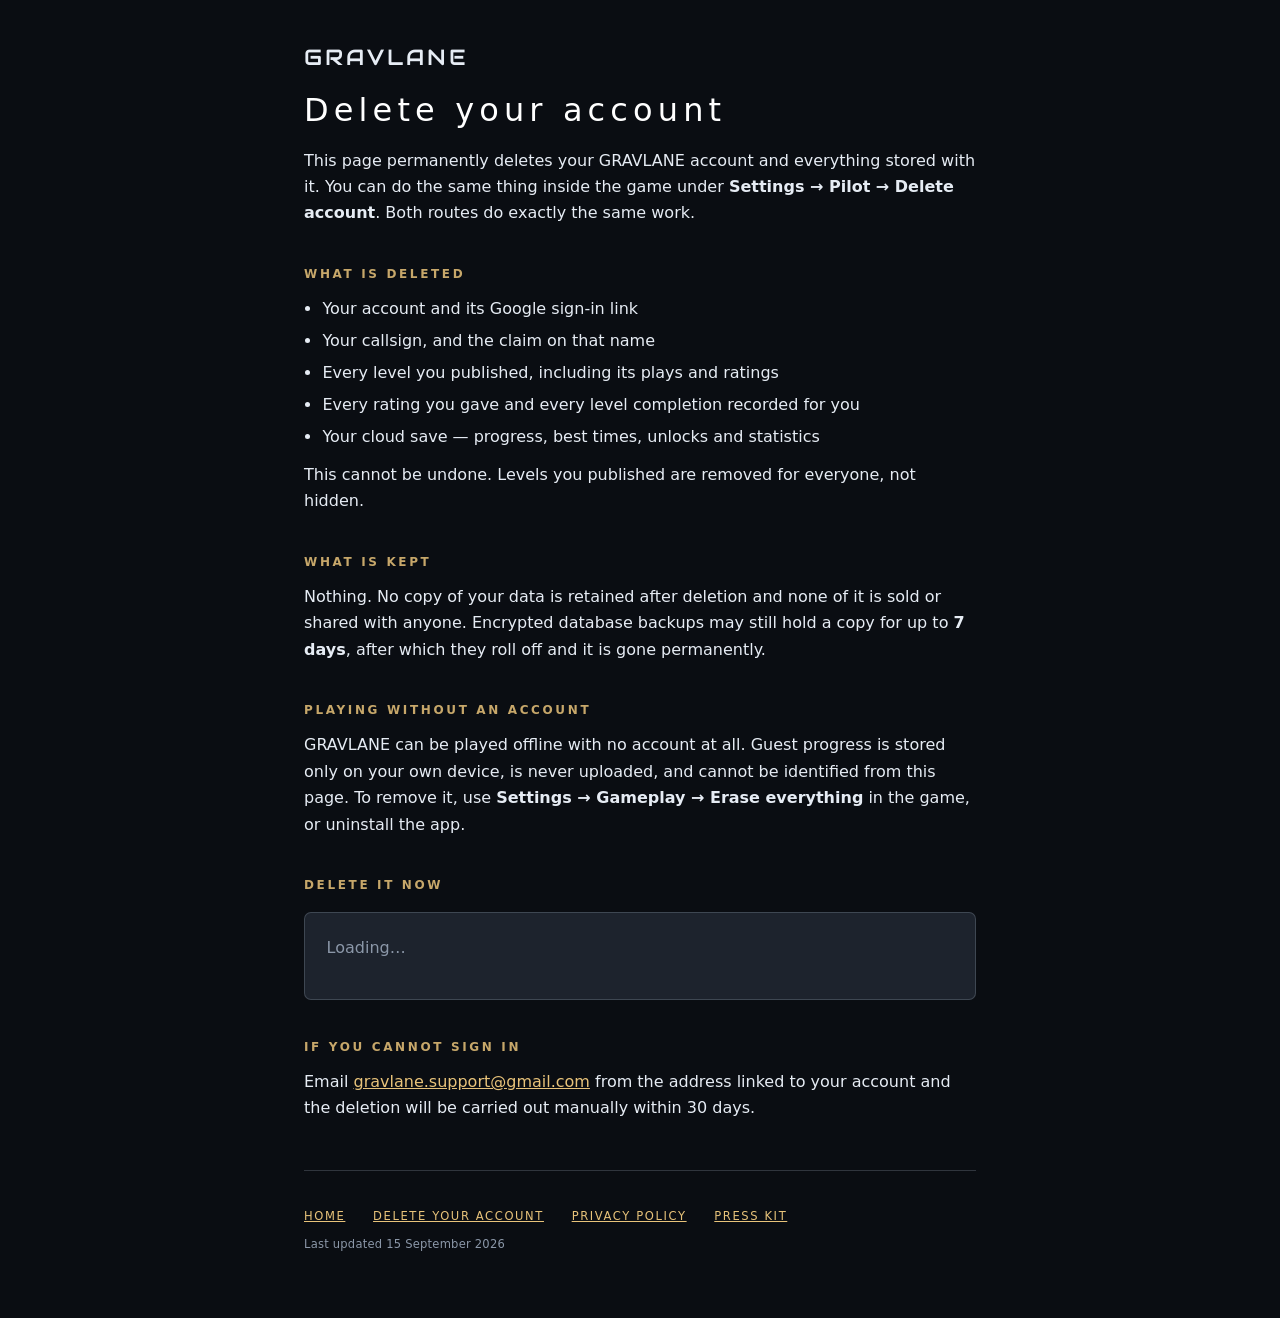
<file: index.html>
<!doctype html>
<html lang="en">
<head>
<meta charset="utf-8">
<meta name="viewport" content="width=device-width, initial-scale=1">
<title>Delete your GRAVLANE account</title>
<meta name="description" content="Request deletion of your GRAVLANE account and all associated data.">
<!--
  ===========================================================================
  GRAVLANE — account deletion.

  Required by Google Play: an app that lets users create an account must offer
  deletion from inside the app AND from a public web page reachable without
  installing it. This is that page. The URL goes in Play Console under
  App content -> Data deletion.

  IT MUST READ AS A POLICY PAGE, NOT A FORM. A reviewer arrives signed out and
  never taps anything, so what is deleted and what is kept is stated in plain
  text above the interactive part. A page that is only a button gets rejected.

  No build step and no framework — this folder is the whole site and copies
  onto any static host as-is. The pages are this one, privacy.html and
  presskit.html, sharing style.css, the title font and ./press/ beside them.
  Every link between them is relative, so the folder works wherever it lands.

  ===========================================================================
-->
<link rel="stylesheet" href="./style.css">
<link rel="icon" href="./favicon.ico" sizes="any">
<link rel="icon" type="image/png" sizes="32x32" href="./icon-32.png">
<link rel="icon" type="image/png" sizes="192x192" href="./icon-192.png">
<link rel="apple-touch-icon" href="./apple-touch-icon.png">
</head>
<body>
<main>

  <!-- The wordmark carries the game's identity in its own typeface, which frees
       the heading to be a plain sentence instead of a stretched brand line. -->
  <div class="wordmark">GRAVLANE</div>
  <h1>Delete your account</h1>

  <p>
    This page permanently deletes your GRAVLANE account and everything stored with it.
    You can do the same thing inside the game under <strong>Settings &rarr; Pilot &rarr; Delete account</strong>.
    Both routes do exactly the same work.
  </p>

  <h2>What is deleted</h2>
  <ul>
    <li>Your account and its Google sign-in link</li>
    <li>Your callsign, and the claim on that name</li>
    <li>Every level you published, including its plays and ratings</li>
    <li>Every rating you gave and every level completion recorded for you</li>
    <li>Your cloud save &mdash; progress, best times, unlocks and statistics</li>
  </ul>
  <p>This cannot be undone. Levels you published are removed for everyone, not hidden.</p>

  <h2>What is kept</h2>
  <p>
    Nothing. No copy of your data is retained after deletion and none of it is sold
    or shared with anyone. Encrypted database backups may still hold a copy for up
    to <strong>7 days</strong>, after which they roll off and it is gone permanently.
  </p>

  <h2>Playing without an account</h2>
  <p>
    GRAVLANE can be played offline with no account at all. Guest progress is stored
    only on your own device, is never uploaded, and cannot be identified from this
    page. To remove it, use <strong>Settings &rarr; Gameplay &rarr; Erase everything</strong>
    in the game, or uninstall the app.
  </p>

  <h2>Delete it now</h2>

  <div class="card">
    <!-- signed out -->
    <div id="signedout" hidden>
      <p class="who">Sign in with the same Google account you use in GRAVLANE. This
        is only used to prove the account is yours &mdash; nothing is stored by this page.</p>
      <button id="signin">Sign in with Google</button>
    </div>

    <!-- signed in -->
    <div id="signedin" hidden>
      <p class="who">Signed in as <strong id="who"></strong></p>
      <button id="del" class="danger">Delete my account</button>
      <button id="cancel" class="ghost">Cancel</button>
      <p class="note" id="delnote">You will be asked to confirm once.</p>
    </div>

    <!-- done -->
    <div id="done" hidden>
      <p class="good"><strong>Your account has been deleted.</strong></p>
      <p class="note" id="donenote"></p>
    </div>

    <!-- something went wrong -->
    <div id="failed" hidden>
      <p class="bad"><strong>That did not work.</strong></p>
      <p class="note" id="failnote"></p>
      <button id="retry">Try again</button>
    </div>

    <div id="loading">
      <p class="who">Loading&hellip;</p>
    </div>
  </div>

  <h2>If you cannot sign in</h2>
  <p>
    Email <a href="mailto:gravlane.support@gmail.com">gravlane.support@gmail.com</a> from the address
    linked to your account and the deletion will be carried out manually within 30 days.
  </p>

  <footer>
    <div class="pagenav">
      <a href="./home.html">Home</a>
      <a href="#">Delete your account</a>
      <a href="./privacy.html">Privacy policy</a>
      <a href="./presskit.html">Press kit</a>
    </div>
    <span class="upd">Last updated 15 September 2026</span>
  </footer>

</main>

<script type="module">
// The project URL and publishable key are public by design: the key identifies
// the project and authorises nothing, and every real limit is a row-level
// security policy on the server. Same pair the game ships with.
const SUPA_URL = 'https://eduucawonxeflhscdujy.supabase.co';
const SUPA_KEY = 'sb_publishable_t0otS629qLY6FT-Oqa6Rlw_ykRGX6p7';

import { createClient } from 'https://esm.sh/@supabase/supabase-js@2';

// PKCE rather than the implicit default: the token arrives as a short-lived
// code in the query string instead of a full access token in the URL fragment,
// which is the difference between a browser history entry that is useless to a
// thief and one that is a live session.
const supa = createClient(SUPA_URL, SUPA_KEY, {
  auth: { flowType: 'pkce', detectSessionInUrl: true, persistSession: true },
});

const $ = (id) => document.getElementById(id);
const PANES = ['loading', 'signedout', 'signedin', 'done', 'failed'];
const show = (name) => { for (const p of PANES) $(p).hidden = p !== name; };
const fail = (msg) => { $('failnote').textContent = msg; show('failed'); };

// Where Google sends the browser back to. Derived rather than hard-coded so the
// same file works on any host — but the resulting URL must also be listed in
// Supabase -> Authentication -> URL Configuration -> Redirect URLs, or the
// round trip lands on the site root with an error instead of back here.
const selfUrl = () => location.origin + location.pathname;

async function refresh() {
  // An OAuth failure comes back as query params, and is worth naming: the usual
  // cause is this URL missing from the Supabase redirect allowlist.
  const q = new URLSearchParams(location.search);
  if (q.get('error')) {
    fail(q.get('error_description') || q.get('error'));
    history.replaceState({}, '', selfUrl());
    return;
  }
  const { data: { session } } = await supa.auth.getSession();
  if (!session) return show('signedout');
  $('who').textContent = session.user.email || 'your account';
  show('signedin');
}

$('signin').onclick = async () => {
  $('signin').disabled = true;
  const { error } = await supa.auth.signInWithOAuth({
    provider: 'google',
    options: { redirectTo: selfUrl() },
  });
  if (error) { $('signin').disabled = false; fail(error.message); }
};

$('cancel').onclick = async () => {
  await supa.auth.signOut().catch(() => {});
  location.href = selfUrl();
};

$('retry').onclick = () => { location.href = selfUrl(); };

// Two deliberate taps. The second is a different button label, so a double-tap
// or a stray click cannot destroy an account on its own.
let armed = false;
$('del').onclick = async () => {
  const btn = $('del');
  if (!armed) {
    armed = true;
    btn.textContent = 'Yes — delete permanently';
    $('delnote').textContent = 'Last chance. This cannot be undone.';
    return;
  }
  btn.disabled = true;
  $('cancel').disabled = true;
  btn.textContent = 'Deleting…';

  const { data: { session } } = await supa.auth.getSession();
  if (!session) return fail('Your sign-in expired. Sign in again and retry.');

  let res, body = null;
  try {
    res = await fetch(`${SUPA_URL}/functions/v1/delete-account`, {
      method: 'POST',
      headers: {
        Authorization: `Bearer ${session.access_token}`,
        apikey: SUPA_KEY,
        'Content-Type': 'application/json',
      },
    });
    body = await res.json().catch(() => null);
  } catch (e) {
    return fail('Could not reach the server. Check your connection and try again.');
  }
  if (!res.ok || !body?.ok) return fail(body?.error || `The server refused the request (${res.status}).`);

  const n = body.removed?.levels || 0;
  $('donenote').textContent = n
    ? `${n} published level${n === 1 ? '' : 's'} removed. You can close this page.`
    : 'You can close this page.';
  // Local only: the account is already gone, so a server sign-out would 403
  // against a token whose user no longer exists.
  await supa.auth.signOut({ scope: 'local' }).catch(() => {});
  show('done');
};

refresh();
</script>
</body>
</html>
</file>
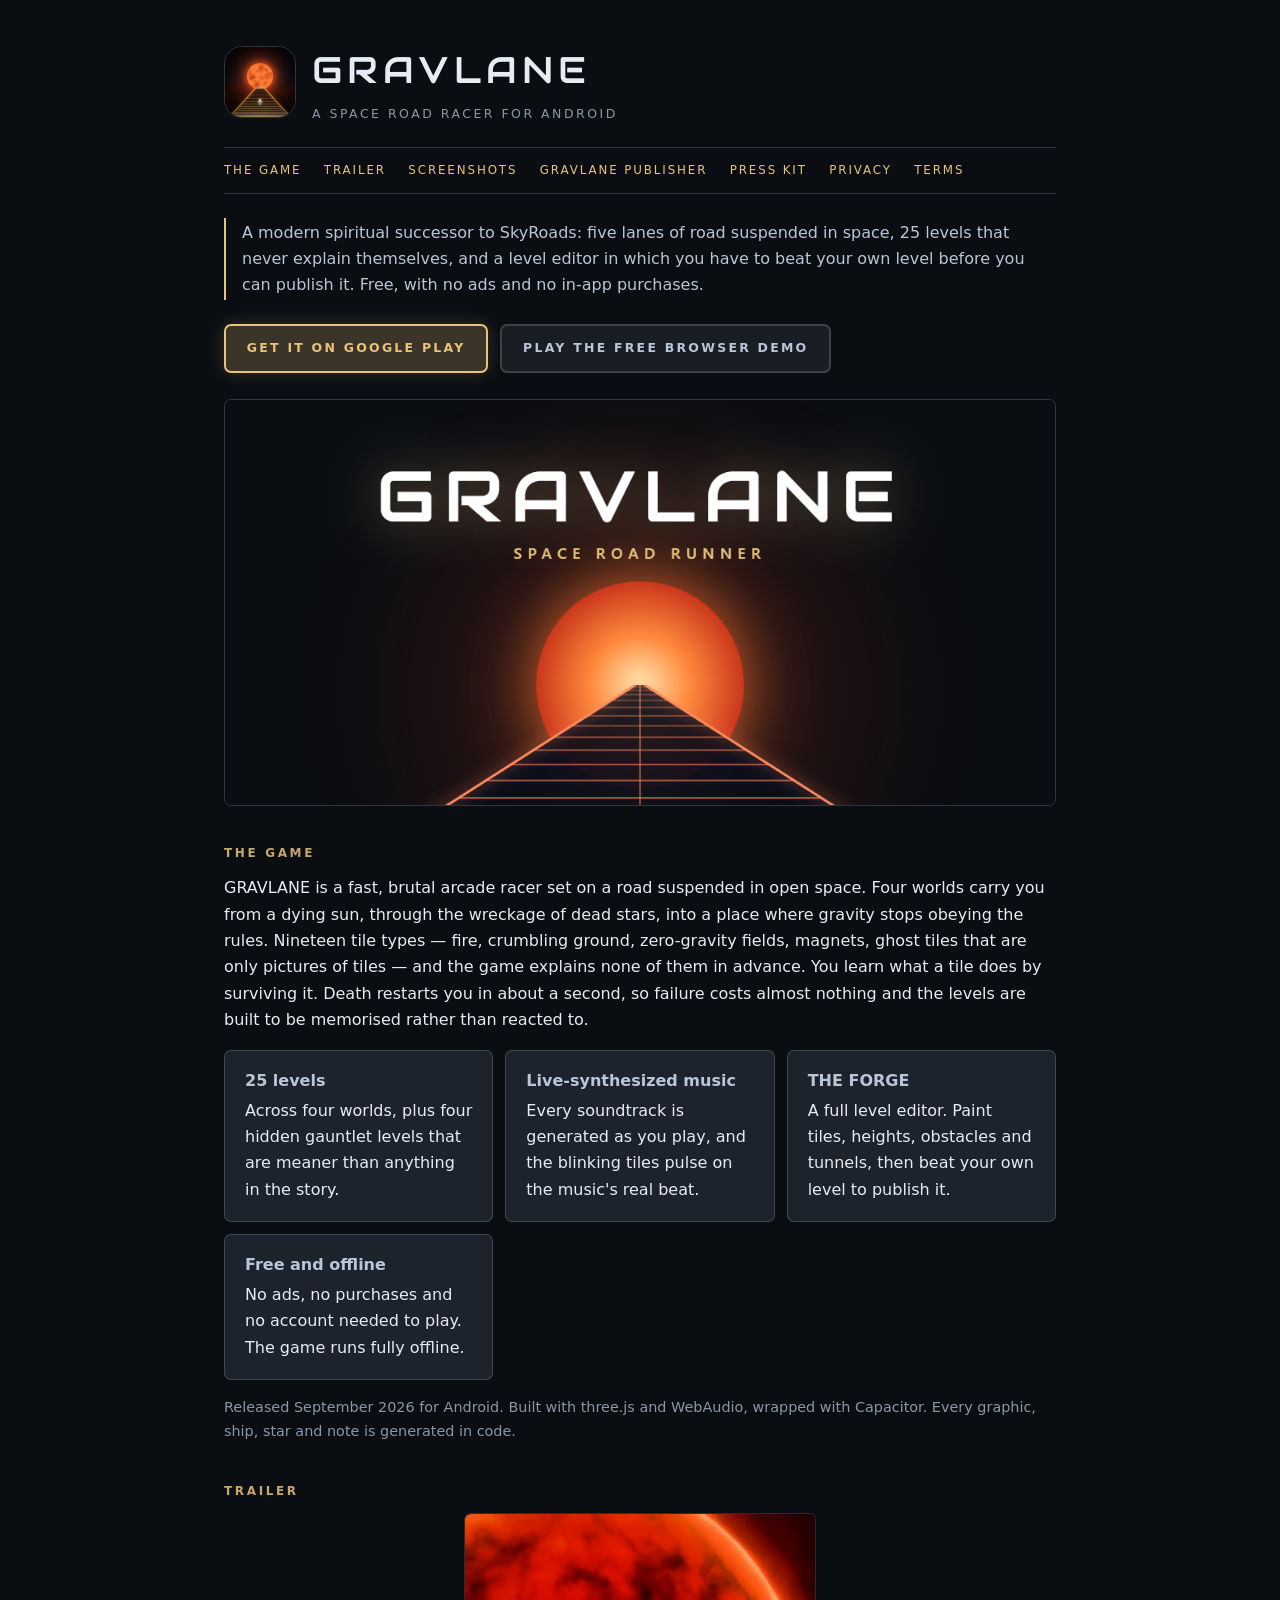
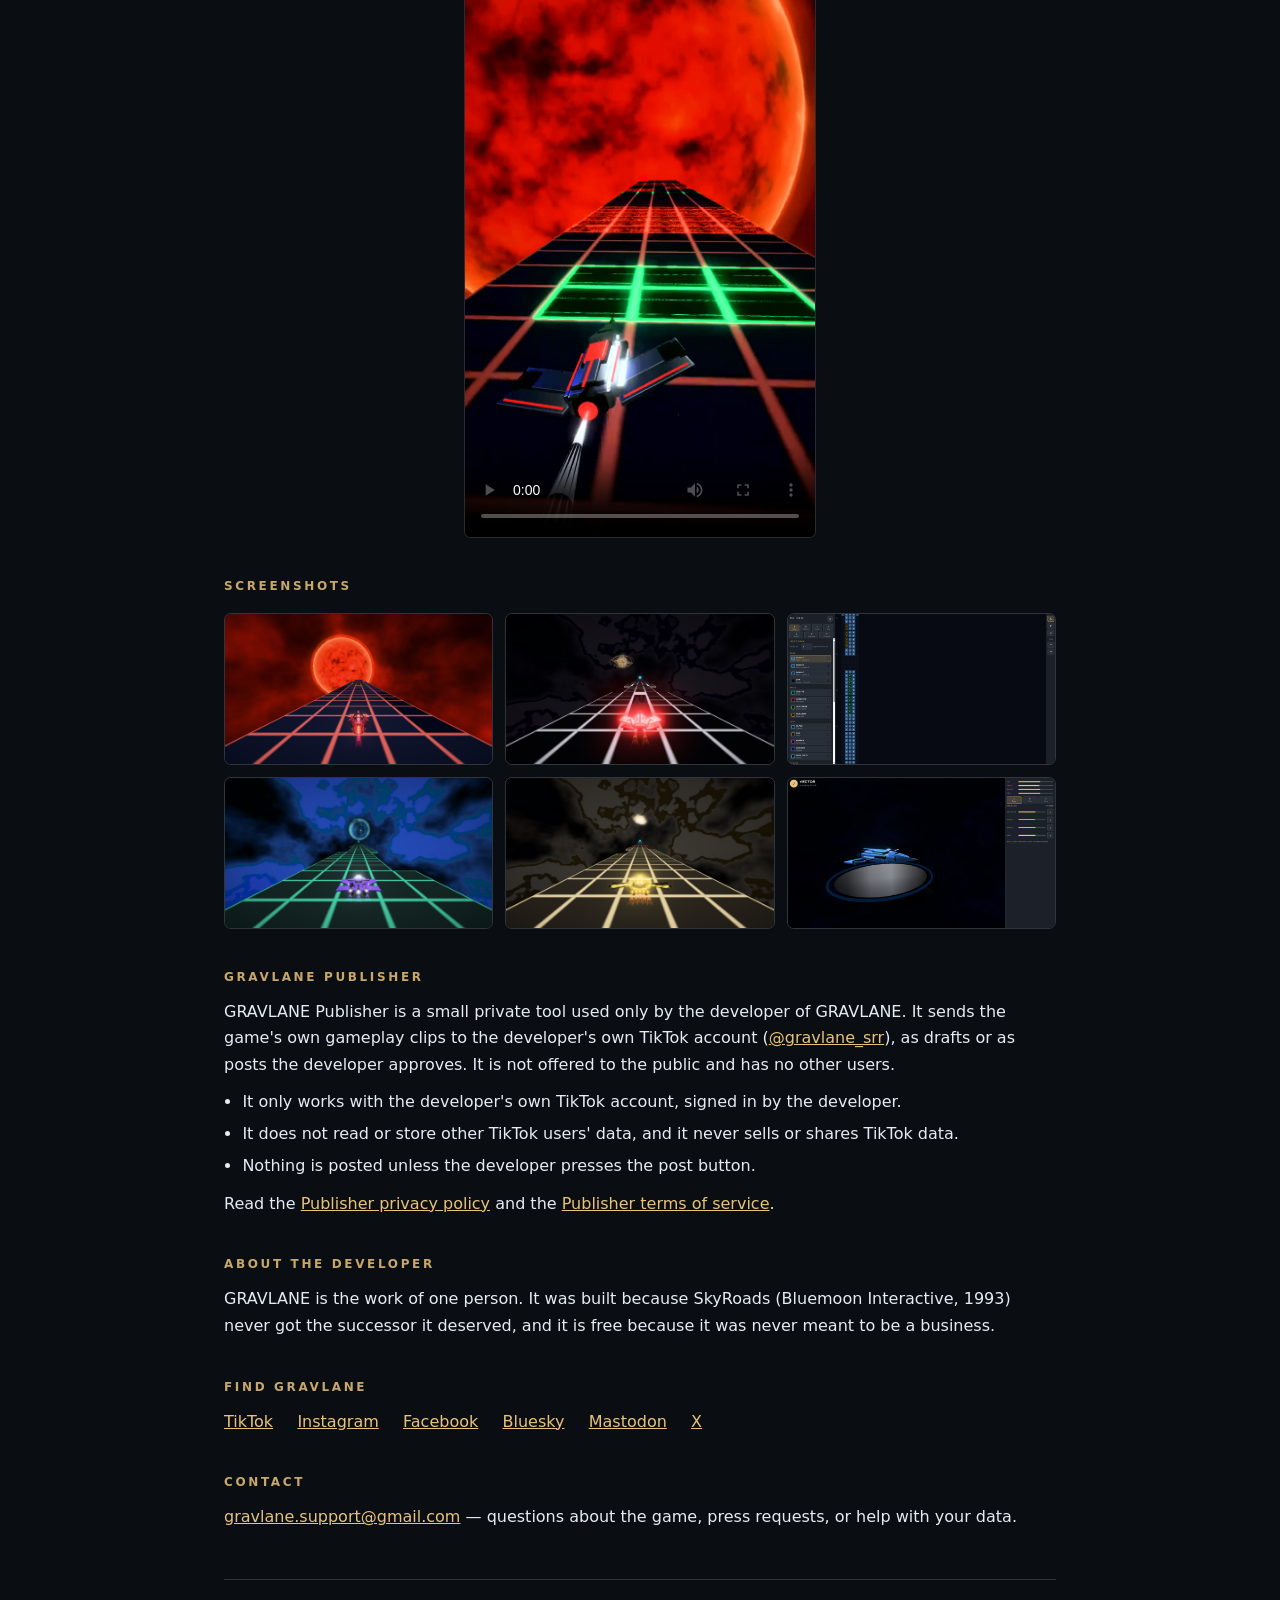
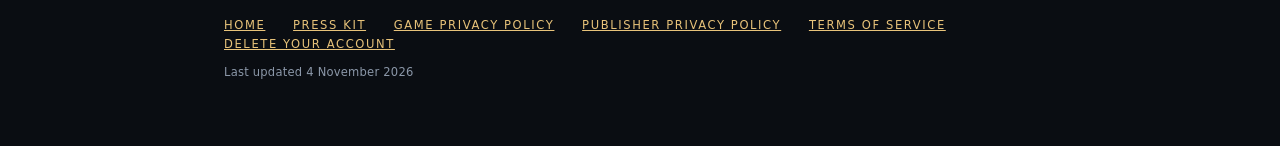
<file: home.html>
<!doctype html>
<html lang="en">
<head>
<meta charset="utf-8">
<meta name="viewport" content="width=device-width, initial-scale=1">
<title>GRAVLANE — a space road racer for Android</title>
<meta name="description" content="GRAVLANE is a free arcade racer on a five-lane road suspended in space: 25 levels, a level editor, no ads and no purchases. Play on Android or try the browser demo.">
<link rel="canonical" href="https://aleesheikh.github.io/gravlane-support/home.html">
<link rel="stylesheet" href="./style.css">
<link rel="icon" href="./favicon.ico" sizes="any">
<link rel="icon" type="image/png" sizes="32x32" href="./icon-32.png">
<link rel="icon" type="image/png" sizes="192x192" href="./icon-192.png">
<link rel="apple-touch-icon" href="./apple-touch-icon.png">

<meta property="og:type" content="website">
<meta property="og:title" content="GRAVLANE — a space road racer for Android">
<meta property="og:description" content="Five lanes of road suspended in space. 25 levels, 19 tile types, a level editor. Free, no ads, no purchases.">
<meta property="og:image" content="https://aleesheikh.github.io/gravlane-support/press/feature.png">
<meta property="og:url" content="https://aleesheikh.github.io/gravlane-support/home.html">
<meta name="twitter:card" content="summary_large_image">

<!--
  GRAVLANE — home page.

  The public face of the project: what the game is, where to get it, and the
  private GRAVLANE Publisher tool that the TikTok developer app describes. Same
  static site as the other pages (style.css, Audiowide, ./press/), no build step.
  Its icon is the same file as the favicon and the TikTok app icon, on purpose.
-->
<style>
  main { max-width:52rem; }
  .top { display:flex; align-items:center; gap:1rem; margin-bottom:.4rem; }
  .top img { width:4.5rem; height:4.5rem; border-radius:18px; border:1px solid var(--line); flex:none; }
  .top .wordmark { font-size:clamp(1.5rem, 6vw, 2.3rem); margin:0; }
  .top .sub { margin:.2rem 0 0; }
  nav.site { display:flex; flex-wrap:wrap; gap:.4rem 1.4rem; margin:1.4rem 0 0; padding:.8rem 0;
             border-top:1px solid var(--line); border-bottom:1px solid var(--line);
             font-size:.74rem; letter-spacing:.16em; text-transform:uppercase; }
  nav.site a { text-decoration:none; }
  nav.site a:hover { text-decoration:underline; }
  .cta { display:flex; flex-wrap:wrap; gap:.75rem; margin:1.4rem 0 .4rem; }
  .cta a { display:inline-block; text-decoration:none; font-size:.78rem; font-weight:600;
           letter-spacing:.18em; text-transform:uppercase; color:var(--acc);
           background:var(--btn-on); border:2px solid var(--acc); border-radius:7px;
           padding:.75rem 1.3rem; box-shadow:0 0 18px var(--glow); }
  .cta a.alt { color:var(--acc2); border-color:var(--line); background:var(--btn); box-shadow:none; }
  .cta a:hover { filter:brightness(1.12); }
  .hero { margin:1.6rem 0 0; border:1px solid var(--line); border-radius:7px; overflow:hidden; }
  .hero img { display:block; width:100%; height:auto; }
  .grid { display:grid; grid-template-columns:repeat(auto-fit, minmax(14rem, 1fr)); gap:.75rem; margin:1rem 0; }
  .grid .card { margin:0; padding:1.1rem 1.25rem; }
  .grid .card strong { display:block; color:var(--acc2); margin-bottom:.2rem; }
  .shots { display:grid; grid-template-columns:repeat(auto-fill, minmax(14rem, 1fr)); gap:.75rem; margin:1rem 0; }
  .shots a { display:block; border:1px solid var(--line); border-radius:7px; overflow:hidden; }
  .shots img { display:block; width:100%; height:auto; }
  .trailer video { display:block; width:100%; max-width:22rem; max-height:80vh; aspect-ratio:9/16;
                   margin:0 auto; background:#000; border:1px solid var(--line); border-radius:7px; object-fit:contain; }
  .follow a { margin-right:1.2rem; white-space:nowrap; }
</style>
</head>
<body>
<main>

  <header>
    <div class="top">
      <img src="./icon-192.png" alt="GRAVLANE app icon: a ship on a glowing road leading to an orange moon" width="72" height="72">
      <div>
        <div class="wordmark">GRAVLANE</div>
        <p class="sub">A space road racer for Android</p>
      </div>
    </div>
    <nav class="site" aria-label="Main">
      <a href="#game">The game</a>
      <a href="#trailer">Trailer</a>
      <a href="#screenshots">Screenshots</a>
      <a href="#publisher">GRAVLANE Publisher</a>
      <a href="./presskit.html">Press kit</a>
      <a href="./privacy.html">Privacy</a>
      <a href="./tools-terms.html">Terms</a>
    </nav>
  </header>

  <p class="lede">
    A modern spiritual successor to SkyRoads: five lanes of road suspended in
    space, 25 levels that never explain themselves, and a level editor in which
    you have to beat your own level before you can publish it. Free, with no ads
    and no in-app purchases.
  </p>

  <div class="cta">
    <a href="https://play.google.com/store/apps/details?id=com.gravlane.game">Get it on Google Play</a>
    <a class="alt" href="https://gravlane.itch.io/gravlane">Play the free browser demo</a>
  </div>

  <div class="hero">
    <img src="./press/feature.png" alt="GRAVLANE feature artwork: the ship on the road in open space" width="1024" height="500">
  </div>

  <h2 id="game">The game</h2>
  <p>
    GRAVLANE is a fast, brutal arcade racer set on a road suspended in open space.
    Four worlds carry you from a dying sun, through the wreckage of dead stars, into
    a place where gravity stops obeying the rules. Nineteen tile types &mdash; fire,
    crumbling ground, zero-gravity fields, magnets, ghost tiles that are only
    pictures of tiles &mdash; and the game explains none of them in advance. You
    learn what a tile does by surviving it. Death restarts you in about a second,
    so failure costs almost nothing and the levels are built to be memorised rather
    than reacted to.
  </p>

  <div class="grid">
    <div class="card"><strong>25 levels</strong>Across four worlds, plus four hidden gauntlet levels that are meaner than anything in the story.</div>
    <div class="card"><strong>Live-synthesized music</strong>Every soundtrack is generated as you play, and the blinking tiles pulse on the music's real beat.</div>
    <div class="card"><strong>THE FORGE</strong>A full level editor. Paint tiles, heights, obstacles and tunnels, then beat your own level to publish it.</div>
    <div class="card"><strong>Free and offline</strong>No ads, no purchases and no account needed to play. The game runs fully offline.</div>
  </div>

  <p class="note">
    Released September 2026 for Android. Built with three.js and WebAudio, wrapped
    with Capacitor. Every graphic, ship, star and note is generated in code.
  </p>

  <h2 id="trailer">Trailer</h2>
  <div class="trailer">
    <video controls playsinline preload="metadata" poster="./press/trailer-poster.jpg">
      <source src="./press/trailer.mp4" type="video/mp4">
    </video>
  </div>

  <h2 id="screenshots">Screenshots</h2>
  <div class="shots">
    <a href="./press/flare.png"><img src="./press/flare.png" alt="FLARE — a solar flare fills the lanes with fire" loading="lazy"></a>
    <a href="./press/nullspace.png"><img src="./press/nullspace.png" alt="NULLSPACE — the final gauntlet, in monochrome" loading="lazy"></a>
    <a href="./press/forge.png"><img src="./press/forge.png" alt="THE FORGE — the level editor" loading="lazy"></a>
    <a href="./press/threshold.png"><img src="./press/threshold.png" alt="THRESHOLD — a wormhole dominates the sky" loading="lazy"></a>
    <a href="./press/whitefountain.png"><img src="./press/whitefountain.png" alt="WHITE FOUNTAIN — a white hole erupting behind the road" loading="lazy"></a>
    <a href="./press/garage.png"><img src="./press/garage.png" alt="The garage, with a ship under customisation" loading="lazy"></a>
  </div>

  <h2 id="publisher">GRAVLANE Publisher</h2>
  <p>
    GRAVLANE Publisher is a small private tool used only by the developer of
    GRAVLANE. It sends the game's own gameplay clips to the developer's own TikTok
    account (<a href="https://www.tiktok.com/@gravlane_srr">@gravlane_srr</a>), as
    drafts or as posts the developer approves. It is not offered to the public and
    has no other users.
  </p>
  <ul>
    <li>It only works with the developer's own TikTok account, signed in by the developer.</li>
    <li>It does not read or store other TikTok users' data, and it never sells or shares TikTok data.</li>
    <li>Nothing is posted unless the developer presses the post button.</li>
  </ul>
  <p>
    Read the <a href="./tools-privacy.html">Publisher privacy policy</a> and the
    <a href="./tools-terms.html">Publisher terms of service</a>.
  </p>

  <h2>About the developer</h2>
  <p>
    GRAVLANE is the work of one person. It was built because SkyRoads (Bluemoon
    Interactive, 1993) never got the successor it deserved, and it is free because
    it was never meant to be a business.
  </p>

  <h2>Find GRAVLANE</h2>
  <p class="follow">
    <a href="https://www.tiktok.com/@gravlane_srr">TikTok</a>
    <a href="https://www.instagram.com/gravlane_srr">Instagram</a>
    <a href="https://www.facebook.com/gravlane.srr">Facebook</a>
    <a href="https://bsky.app/profile/gravlane.bsky.social">Bluesky</a>
    <a href="https://mastodon.social/@gravlane">Mastodon</a>
    <a href="https://x.com/Gravlane">X</a>
  </p>

  <h2>Contact</h2>
  <p>
    <a href="mailto:gravlane.support@gmail.com">gravlane.support@gmail.com</a> &mdash;
    questions about the game, press requests, or help with your data.
  </p>

  <footer>
    <div class="pagenav">
      <a href="#">Home</a>
      <a href="./presskit.html">Press kit</a>
      <a href="./privacy.html">Game privacy policy</a>
      <a href="./tools-privacy.html">Publisher privacy policy</a>
      <a href="./tools-terms.html">Terms of service</a>
      <a href="./">Delete your account</a>
    </div>
    <span class="upd">Last updated 4 November 2026</span>
  </footer>

</main>
</body>
</html>
</file>
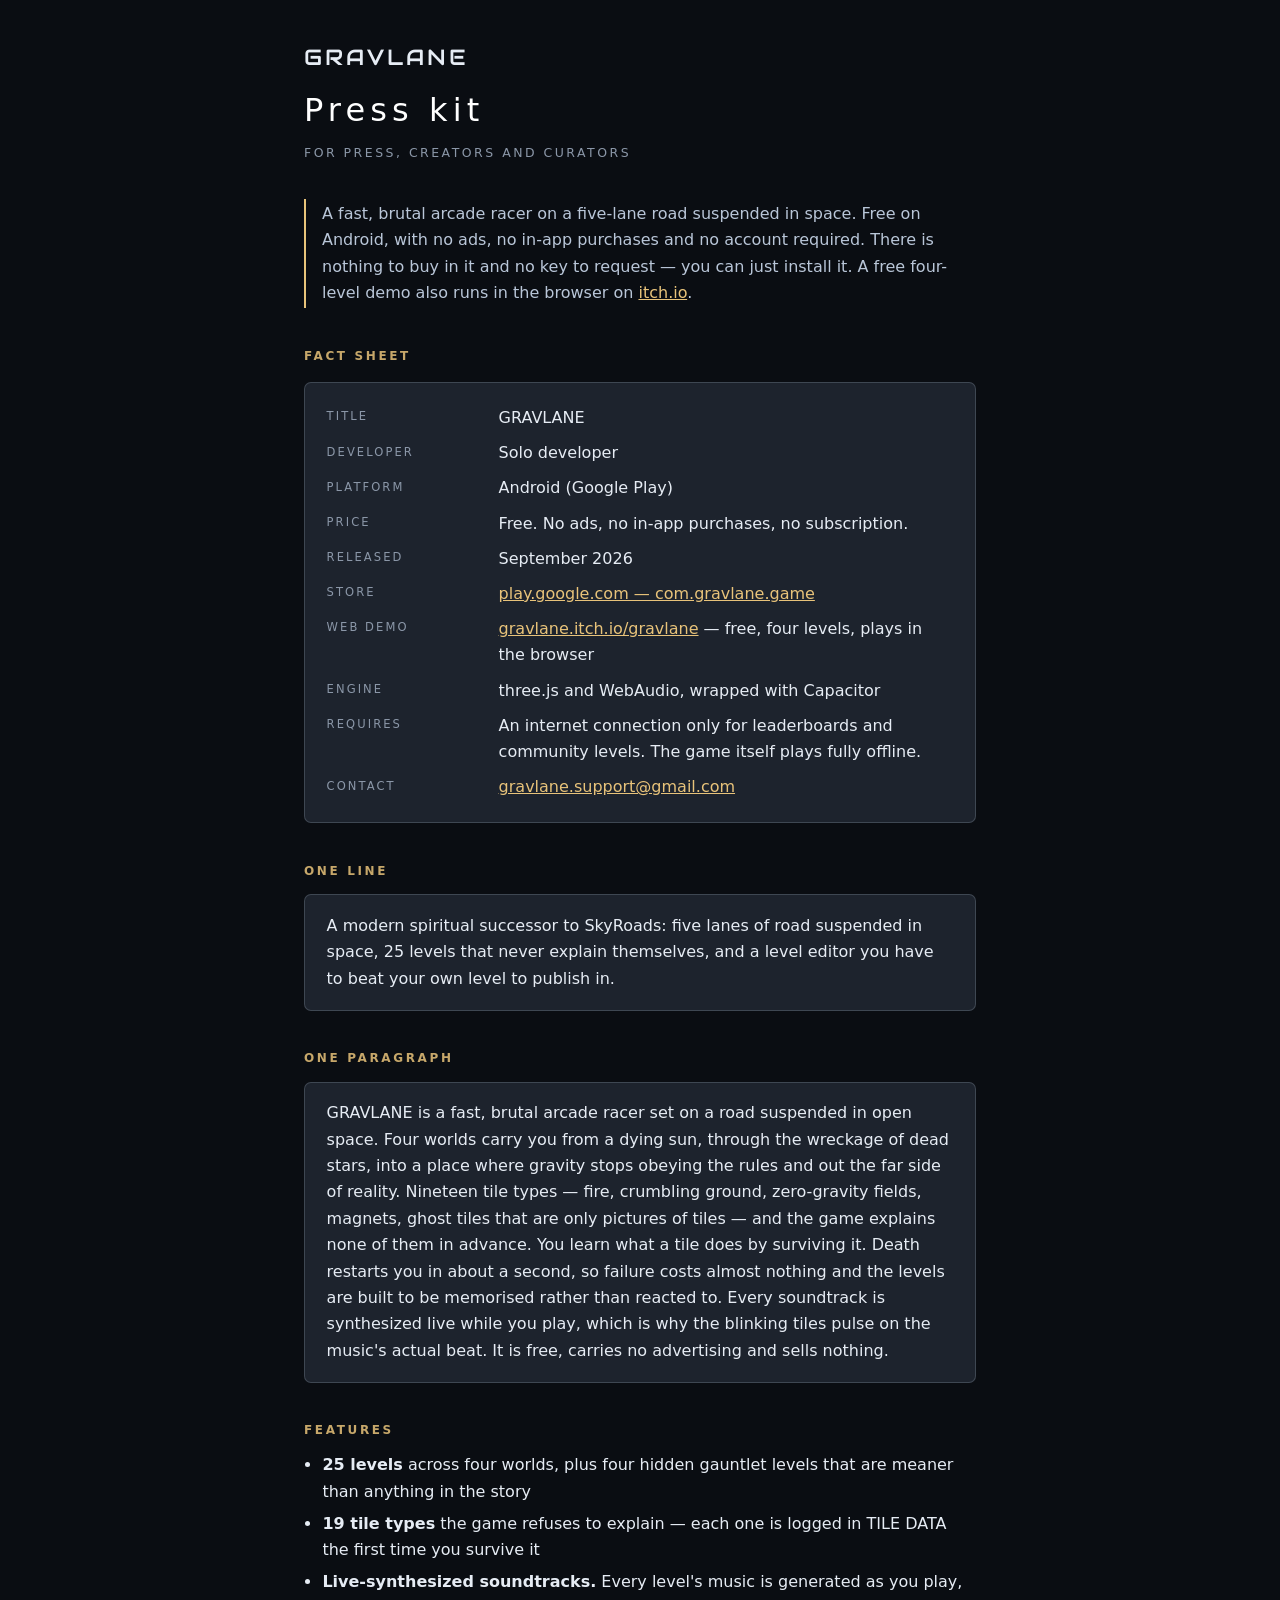
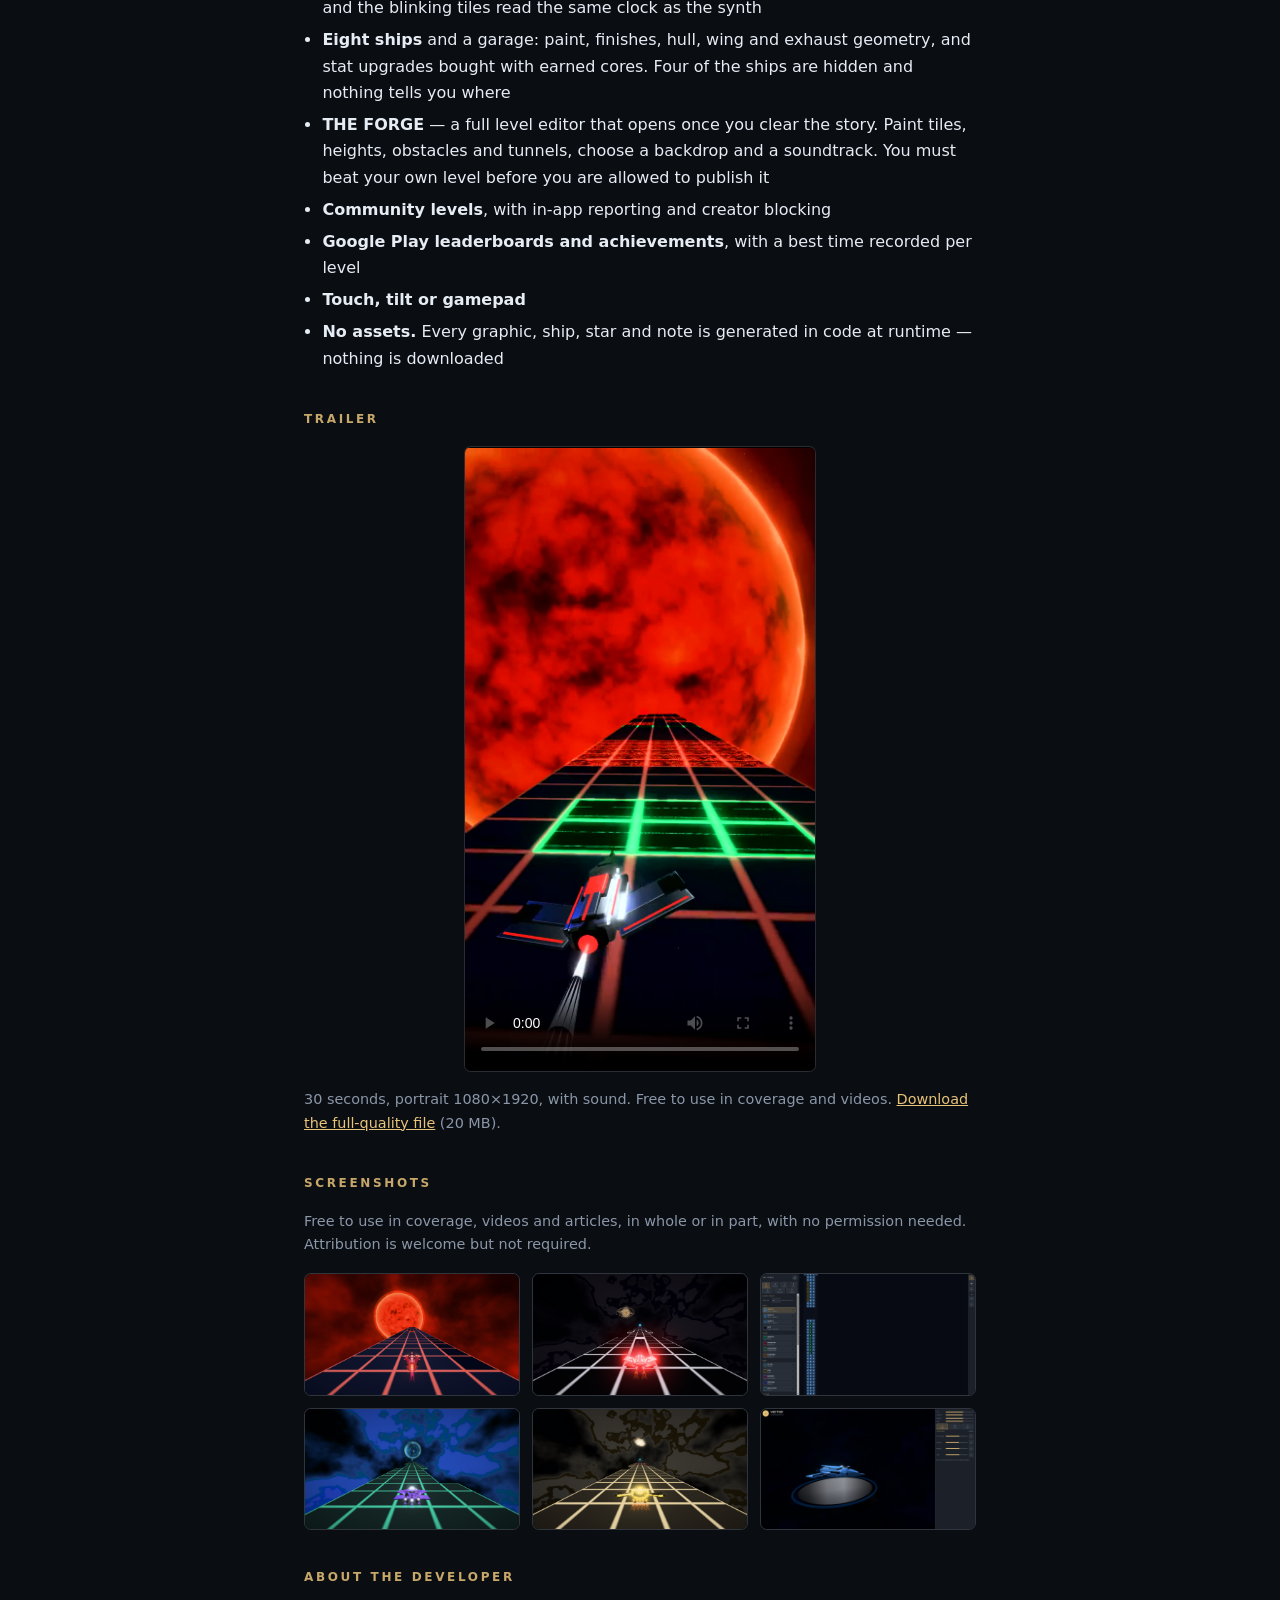
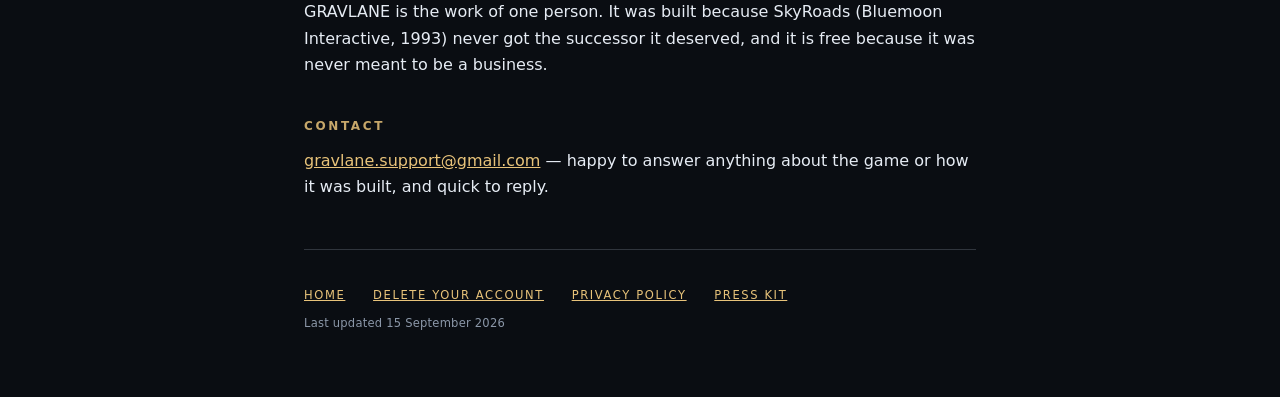
<file: presskit.html>
<!doctype html>
<html lang="en">
<head>
<meta charset="utf-8">
<meta name="viewport" content="width=device-width, initial-scale=1">
<title>GRAVLANE — press kit</title>
<meta name="description" content="Press kit for GRAVLANE: fact sheet, description, features, trailer, screenshots and contact.">

<!-- Open Graph, so a link pasted into Discord, Reddit or a DM unfurls with the
     feature graphic instead of a bare URL. Creators paste links constantly and
     an unfurled card is the difference between a click and a scroll past.
     Absolute on purpose: og:image will not resolve a relative path. If the
     site moves off aleesheikh.github.io/gravlane-support, change both. -->
<meta property="og:type" content="website">
<meta property="og:title" content="GRAVLANE — a space road racer for Android">
<meta property="og:description" content="Five lanes of road suspended in space. 25 levels, 19 tile types, a level editor. Free, no ads, no purchases.">
<meta property="og:image" content="https://aleesheikh.github.io/gravlane-support/press/feature.png">
<meta property="og:url" content="https://aleesheikh.github.io/gravlane-support/presskit.html">
<meta name="twitter:card" content="summary_large_image">

<!--
  ===========================================================================
  GRAVLANE — press kit.

  Same four-file static site as the deletion and privacy pages: this reuses
  style.css and the Audiowide face sitting beside it, so it drops onto the same
  host with no build step and no new dependencies.

  WHAT A CREATOR NEEDS, IN THE ORDER THEY NEED IT: what the game is in one
  sentence, whether it costs anything, where to get it, what to say about it,
  and images they can use without asking. Everything below is in that order.
  The fact sheet is first because it is the part that gets copied.

  Hosted at https://aleesheikh.github.io/gravlane-support/ with the deletion
  and privacy pages, which link here.
  ===========================================================================
-->
<link rel="stylesheet" href="./style.css">
<link rel="icon" href="./favicon.ico" sizes="any">
<link rel="icon" type="image/png" sizes="32x32" href="./icon-32.png">
<link rel="icon" type="image/png" sizes="192x192" href="./icon-192.png">
<link rel="apple-touch-icon" href="./apple-touch-icon.png">
<style>
  /* Two-column fact rows. Collapses to one column under 30rem, because a
     creator opening this from a DM is on a phone. */
  .facts { margin:1rem 0 0; }
  .facts dl { display:grid; grid-template-columns:9.5rem 1fr; gap:.55rem 1.25rem; margin:0; }
  .facts dt { color:var(--dim); font-size:.72rem; letter-spacing:.18em;
              text-transform:uppercase; padding-top:.15rem; }
  .facts dd { margin:0; color:var(--txt); }
  @media (max-width:30rem) {
    .facts dl { grid-template-columns:1fr; gap:.15rem; }
    .facts dd { margin-bottom:.7rem; }
  }
  /* Screenshot grid. object-fit keeps the 16:9 shots honest at any column width. */
  .shots { display:grid; grid-template-columns:repeat(auto-fill, minmax(13rem, 1fr));
           gap:.75rem; margin:1rem 0; }
  .shots a { display:block; border:1px solid var(--line); border-radius:7px; overflow:hidden; }
  .shots img { display:block; width:100%; height:auto; }
  /* The one-paragraph blurb is meant to be copied verbatim, so it is marked as
     a quotable block rather than left as body text a reader has to guess about. */
  .copyblock { background:var(--panel); border:1px solid var(--line);
               border-radius:7px; padding:1.1rem 1.35rem; margin:.8rem 0; }
  .copyblock p:first-child { margin-top:0; }
  .copyblock p:last-child { margin-bottom:0; }
  /* The trailer is portrait (9:16), shot for phones. Capped in height so it
     does not become a full-screen wall on a desktop; the aspect-ratio keeps
     its box stable before the metadata loads. */
  .trailer { margin:1rem 0 .5rem; }
  .trailer video { display:block; width:100%; max-width:22rem; max-height:80vh;
                   aspect-ratio:9/16; margin:0 auto; background:#000;
                   border:1px solid var(--line); border-radius:7px; object-fit:contain; }
</style>
</head>
<body>
<main>

  <div class="wordmark">GRAVLANE</div>
  <h1>Press kit</h1>
  <p class="sub">for press, creators and curators</p>

  <p class="lede">
    A fast, brutal arcade racer on a five-lane road suspended in space. Free on
    Android, with no ads, no in-app purchases and no account required. There is
    nothing to buy in it and no key to request &mdash; you can just install it.
    A free four-level demo also runs in the browser on
    <a href="https://gravlane.itch.io/gravlane">itch.io</a>.
  </p>

  <h2>Fact sheet</h2>
  <div class="card facts">
    <dl>
      <dt>Title</dt><dd>GRAVLANE</dd>
      <dt>Developer</dt><dd>Solo developer</dd>
      <dt>Platform</dt><dd>Android (Google Play)</dd>
      <dt>Price</dt><dd>Free. No ads, no in-app purchases, no subscription.</dd>
      <dt>Released</dt><dd>September 2026</dd>
      <dt>Store</dt><dd><a href="https://play.google.com/store/apps/details?id=com.gravlane.game">play.google.com &mdash; com.gravlane.game</a></dd>
      <dt>Web demo</dt><dd><a href="https://gravlane.itch.io/gravlane">gravlane.itch.io/gravlane</a> &mdash; free, four levels, plays in the browser</dd>
      <dt>Engine</dt><dd>three.js and WebAudio, wrapped with Capacitor</dd>
      <dt>Requires</dt><dd>An internet connection only for leaderboards and community levels. The game itself plays fully offline.</dd>
      <dt>Contact</dt><dd><a href="mailto:gravlane.support@gmail.com">gravlane.support@gmail.com</a></dd>
    </dl>
  </div>

  <h2>One line</h2>
  <div class="copyblock">
    <p>A modern spiritual successor to SkyRoads: five lanes of road suspended in
    space, 25 levels that never explain themselves, and a level editor you have to
    beat your own level to publish in.</p>
  </div>

  <h2>One paragraph</h2>
  <div class="copyblock">
    <p>GRAVLANE is a fast, brutal arcade racer set on a road suspended in open
    space. Four worlds carry you from a dying sun, through the wreckage of dead
    stars, into a place where gravity stops obeying the rules and out the far side
    of reality. Nineteen tile types &mdash; fire, crumbling ground, zero-gravity
    fields, magnets, ghost tiles that are only pictures of tiles &mdash; and the
    game explains none of them in advance. You learn what a tile does by surviving
    it. Death restarts you in about a second, so failure costs almost nothing and
    the levels are built to be memorised rather than reacted to. Every soundtrack
    is synthesized live while you play, which is why the blinking tiles pulse on
    the music's actual beat. It is free, carries no advertising and sells nothing.</p>
  </div>

  <h2>Features</h2>
  <ul>
    <li><strong>25 levels</strong> across four worlds, plus four hidden gauntlet levels that are meaner than anything in the story</li>
    <li><strong>19 tile types</strong> the game refuses to explain &mdash; each one is logged in TILE DATA the first time you survive it</li>
    <li><strong>Live-synthesized soundtracks.</strong> Every level's music is generated as you play, and the blinking tiles read the same clock as the synth</li>
    <li><strong>Eight ships</strong> and a garage: paint, finishes, hull, wing and exhaust geometry, and stat upgrades bought with earned cores. Four of the ships are hidden and nothing tells you where</li>
    <li><strong>THE FORGE</strong> &mdash; a full level editor that opens once you clear the story. Paint tiles, heights, obstacles and tunnels, choose a backdrop and a soundtrack. You must beat your own level before you are allowed to publish it</li>
    <li><strong>Community levels</strong>, with in-app reporting and creator blocking</li>
    <li><strong>Google Play leaderboards and achievements</strong>, with a best time recorded per level</li>
    <li><strong>Touch, tilt or gamepad</strong></li>
    <li><strong>No assets.</strong> Every graphic, ship, star and note is generated in code at runtime &mdash; nothing is downloaded</li>
  </ul>

  <h2>Trailer</h2>
  <div class="trailer">
    <video controls playsinline preload="metadata" poster="./press/trailer-poster.jpg">
      <source src="./press/trailer.mp4" type="video/mp4">
    </video>
  </div>
  <p class="note">
    30 seconds, portrait 1080&times;1920, with sound. Free to use in coverage and videos.
    <a href="./press/trailer-1080x1920.mp4" download>Download the full-quality file</a> (20&nbsp;MB).
  </p>

  <h2>Screenshots</h2>
  <p class="note">
    Free to use in coverage, videos and articles, in whole or in part, with no
    permission needed. Attribution is welcome but not required.
  </p>
  <div class="shots">
    <a href="./press/flare.png"><img src="./press/flare.png" alt="FLARE — a solar flare fills the lanes with fire" loading="lazy"></a>
    <a href="./press/nullspace.png"><img src="./press/nullspace.png" alt="NULLSPACE — the final gauntlet, in monochrome" loading="lazy"></a>
    <a href="./press/forge.png"><img src="./press/forge.png" alt="THE FORGE — the level editor" loading="lazy"></a>
    <a href="./press/threshold.png"><img src="./press/threshold.png" alt="THRESHOLD — a wormhole dominates the sky" loading="lazy"></a>
    <a href="./press/whitefountain.png"><img src="./press/whitefountain.png" alt="WHITE FOUNTAIN — a white hole erupting behind the road" loading="lazy"></a>
    <a href="./press/garage.png"><img src="./press/garage.png" alt="The garage, with a ship under customisation" loading="lazy"></a>
  </div>

  <h2>About the developer</h2>
  <p>
    GRAVLANE is the work of one person.
    It was built because SkyRoads (Bluemoon Interactive, 1993) never got the
    successor it deserved, and it is free because it was never meant to be a
    business.
  </p>

  <h2>Contact</h2>
  <p>
    <a href="mailto:gravlane.support@gmail.com">gravlane.support@gmail.com</a> &mdash; happy to answer anything
    about the game or how it was built, and quick to reply.
  </p>

  <footer>
    <div class="pagenav">
      <a href="./home.html">Home</a>
      <a href="./">Delete your account</a>
      <a href="./privacy.html">Privacy policy</a>
      <a href="#">Press kit</a>
    </div>
    <span class="upd">Last updated 15 September 2026</span>
  </footer>

</main>
</body>
</html>
</file>
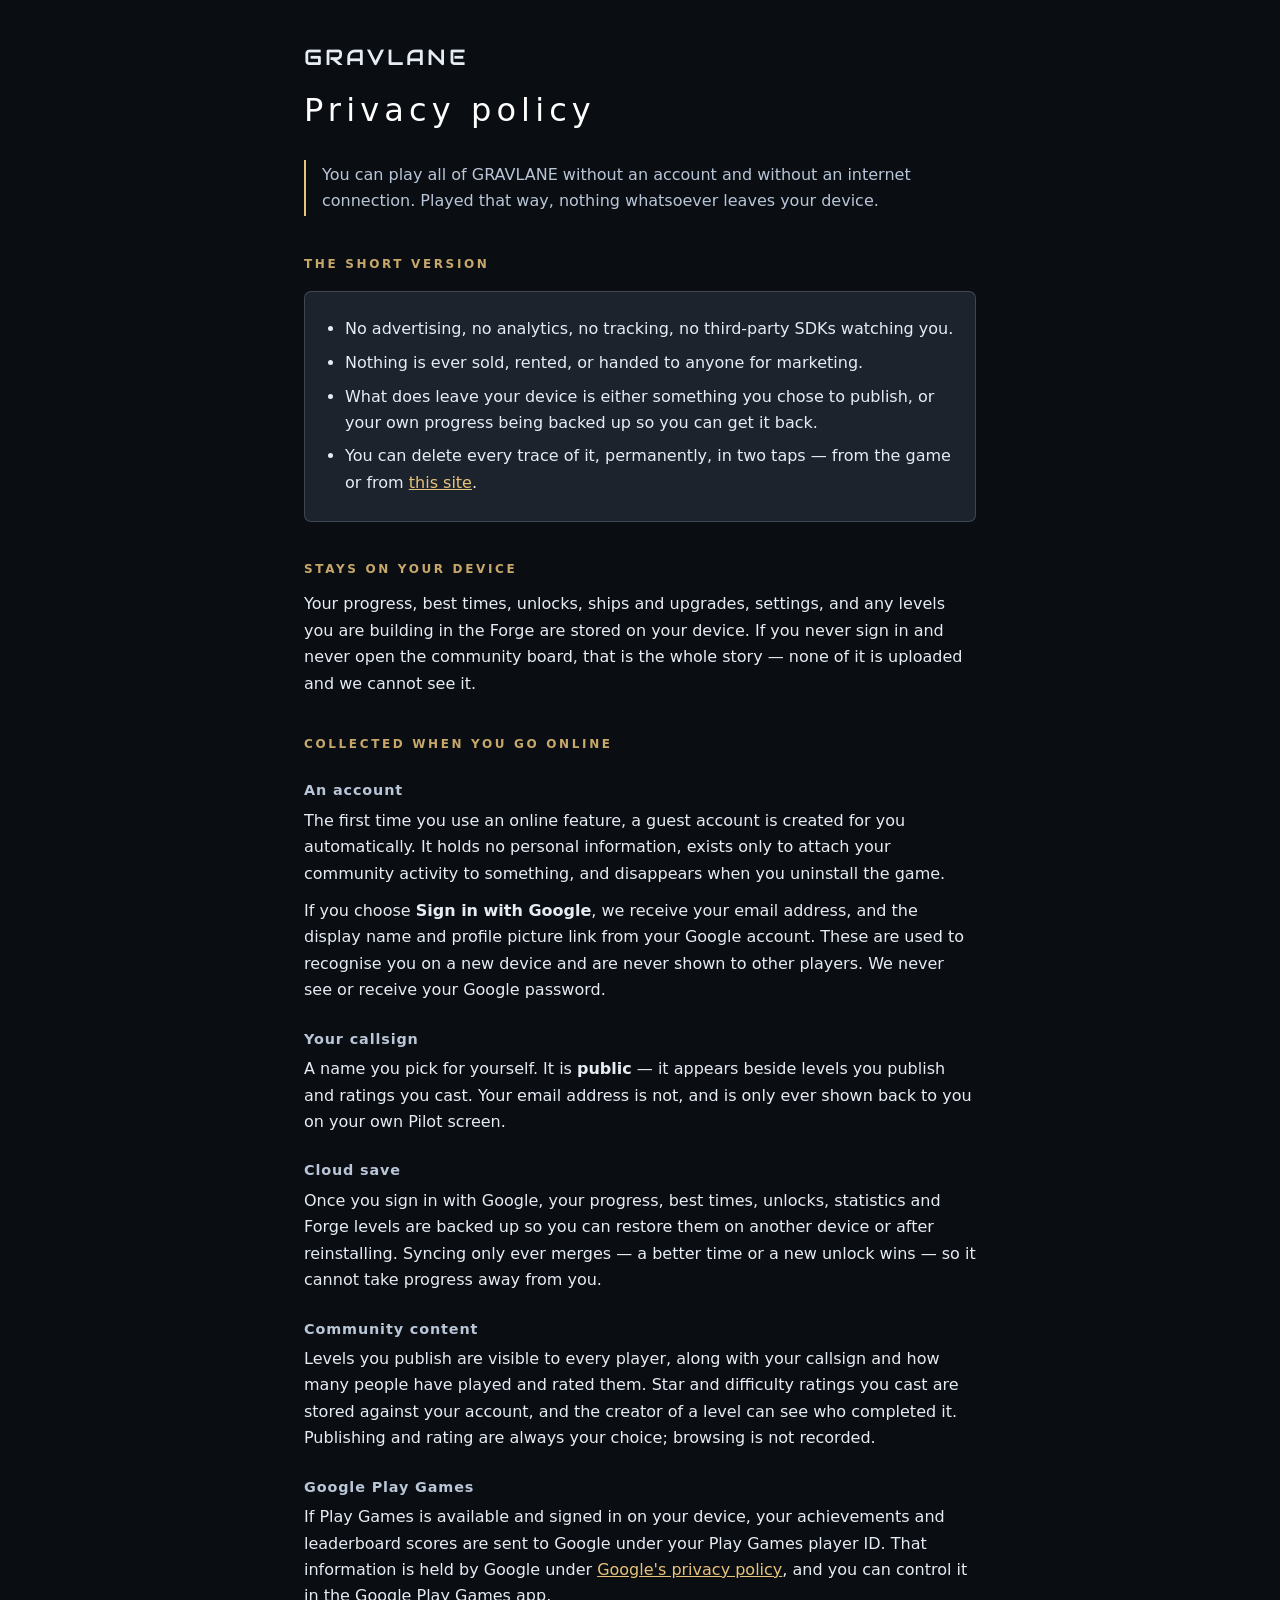
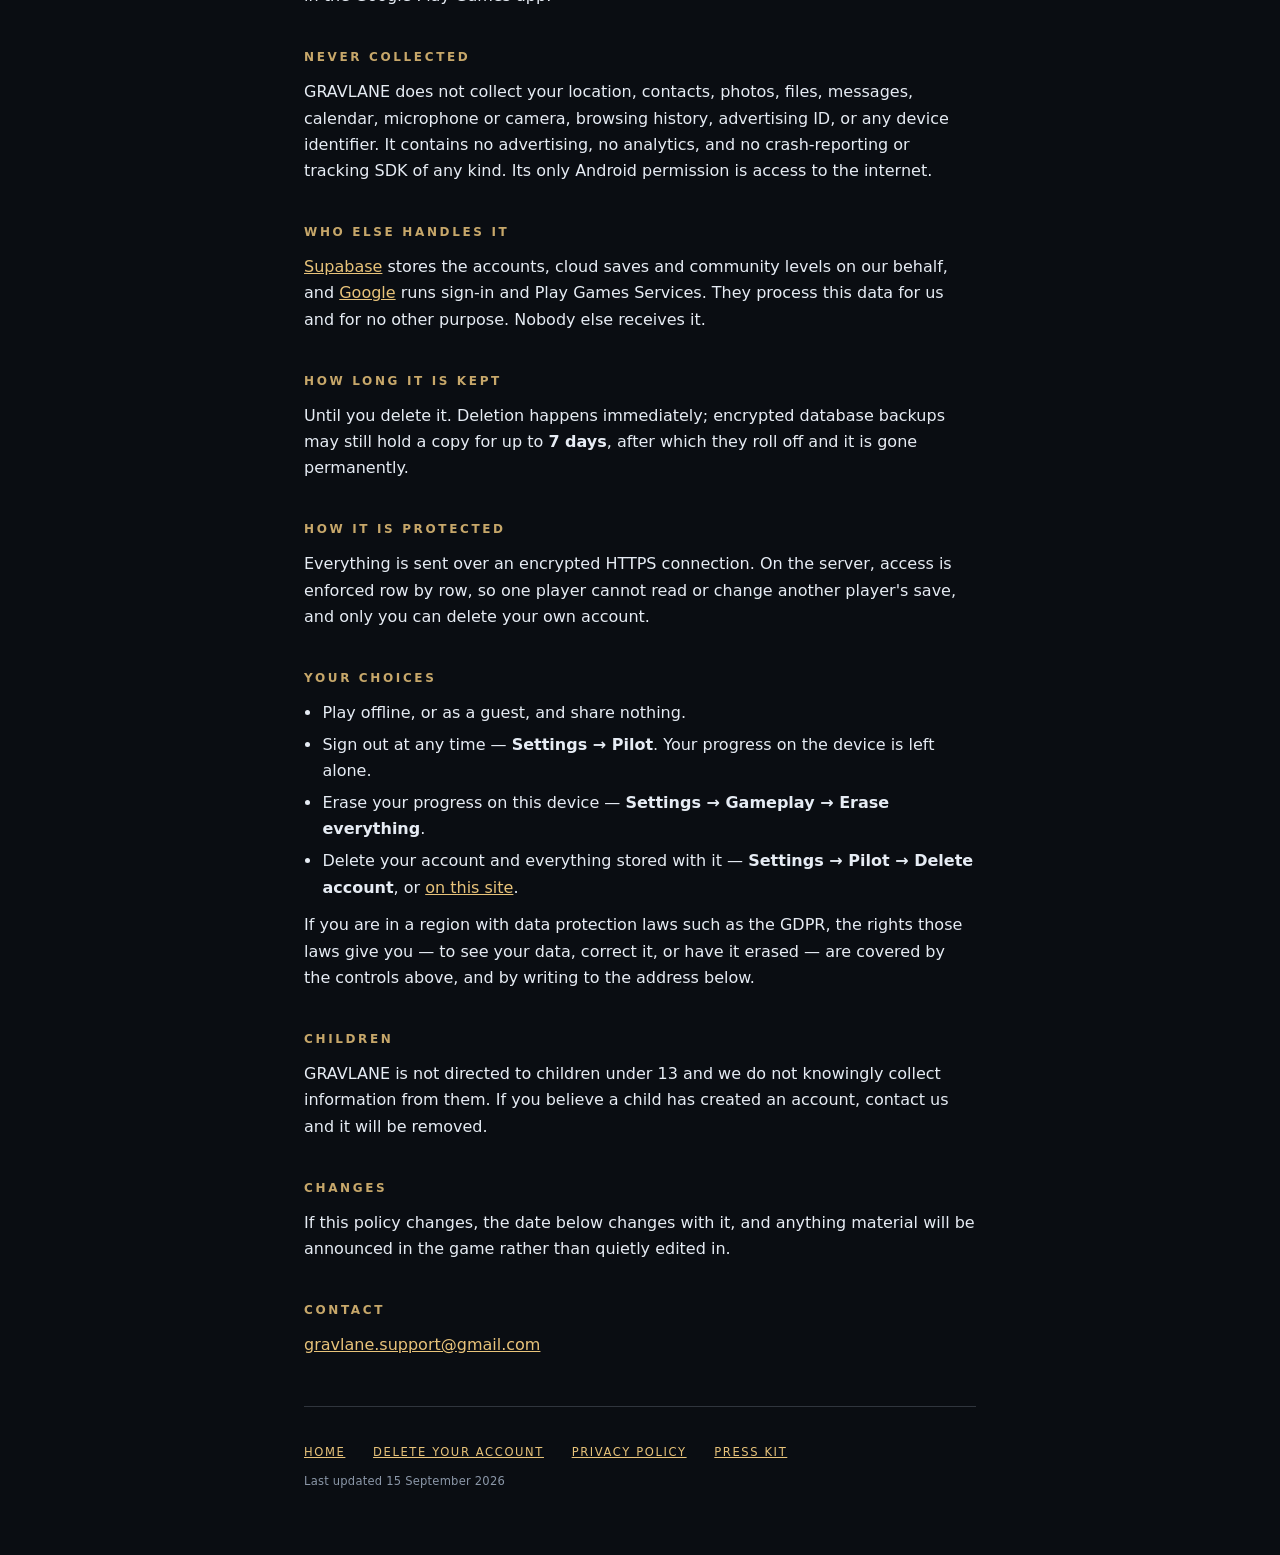
<file: privacy.html>
<!doctype html>
<html lang="en">
<head>
<meta charset="utf-8">
<meta name="viewport" content="width=device-width, initial-scale=1">
<title>GRAVLANE — Privacy Policy</title>
<meta name="description" content="What GRAVLANE collects, why, who else handles it, and how to delete all of it.">
<!--
  ===========================================================================
  GRAVLANE — privacy policy.

  Required by Google Play for every app, in both the store listing and the
  Data safety form. Must stay reachable without installing the game and
  without signing in to anything.

  WRITTEN FROM THE CODE, NOT FROM A TEMPLATE. Every claim below was checked
  against what the app actually does: src/net/auth.js, src/net/cloud.js,
  src/net/community.js, src/net/pgs.js and the Android manifest. A generic
  policy that lists data types the game never touches is worse than none —
  it contradicts the Data safety form, and Play compares the two.

  It must also stay true. If the app starts collecting something new, this
  page and the Data safety form both need the same edit on the same day.

  ===========================================================================
-->
<link rel="stylesheet" href="./style.css">
<link rel="icon" href="./favicon.ico" sizes="any">
<link rel="icon" type="image/png" sizes="32x32" href="./icon-32.png">
<link rel="icon" type="image/png" sizes="192x192" href="./icon-192.png">
<link rel="apple-touch-icon" href="./apple-touch-icon.png">
</head>
<body>
<main>

  <div class="wordmark">GRAVLANE</div>
  <h1>Privacy policy</h1>

  <p class="lede">
    You can play all of GRAVLANE without an account and without an internet
    connection. Played that way, nothing whatsoever leaves your device.
  </p>

  <h2>The short version</h2>
  <div class="summary">
    <ul>
      <li>No advertising, no analytics, no tracking, no third-party SDKs watching you.</li>
      <li>Nothing is ever sold, rented, or handed to anyone for marketing.</li>
      <li>What does leave your device is either something you chose to publish, or
          your own progress being backed up so you can get it back.</li>
      <li>You can delete every trace of it, permanently, in two taps &mdash; from the
          game or from <a href="./">this site</a>.</li>
    </ul>
  </div>

  <h2>Stays on your device</h2>
  <p>
    Your progress, best times, unlocks, ships and upgrades, settings, and any
    levels you are building in the Forge are stored on your device. If you never
    sign in and never open the community board, that is the whole story &mdash; none
    of it is uploaded and we cannot see it.
  </p>

  <h2>Collected when you go online</h2>

  <h3>An account</h3>
  <p>
    The first time you use an online feature, a guest account is created for you
    automatically. It holds no personal information, exists only to attach your
    community activity to something, and disappears when you uninstall the game.
  </p>
  <p>
    If you choose <strong>Sign in with Google</strong>, we receive your email
    address, and the display name and profile picture link from your Google
    account. These are used to recognise you on a new device and are never shown
    to other players. We never see or receive your Google password.
  </p>

  <h3>Your callsign</h3>
  <p>
    A name you pick for yourself. It is <strong>public</strong> &mdash; it appears
    beside levels you publish and ratings you cast. Your email address is not,
    and is only ever shown back to you on your own Pilot screen.
  </p>

  <h3>Cloud save</h3>
  <p>
    Once you sign in with Google, your progress, best times, unlocks, statistics
    and Forge levels are backed up so you can restore them on another device or
    after reinstalling. Syncing only ever merges &mdash; a better time or a new
    unlock wins &mdash; so it cannot take progress away from you.
  </p>

  <h3>Community content</h3>
  <p>
    Levels you publish are visible to every player, along with your callsign and
    how many people have played and rated them. Star and difficulty ratings you
    cast are stored against your account, and the creator of a level can see who
    completed it. Publishing and rating are always your choice; browsing is not
    recorded.
  </p>

  <h3>Google Play Games</h3>
  <p>
    If Play Games is available and signed in on your device, your achievements
    and leaderboard scores are sent to Google under your Play Games player ID.
    That information is held by Google under
    <a href="https://policies.google.com/privacy" rel="noopener">Google's privacy policy</a>,
    and you can control it in the Google Play Games app.
  </p>

  <h2>Never collected</h2>
  <p>
    GRAVLANE does not collect your location, contacts, photos, files, messages,
    calendar, microphone or camera, browsing history, advertising ID, or any
    device identifier. It contains no advertising, no analytics, and no
    crash-reporting or tracking SDK of any kind. Its only Android permission is
    access to the internet.
  </p>

  <h2>Who else handles it</h2>
  <p>
    <a href="https://supabase.com/privacy" rel="noopener">Supabase</a> stores the
    accounts, cloud saves and community levels on our behalf, and
    <a href="https://policies.google.com/privacy" rel="noopener">Google</a> runs
    sign-in and Play Games Services. They process this data for us and for no
    other purpose. Nobody else receives it.
  </p>

  <h2>How long it is kept</h2>
  <p>
    Until you delete it. Deletion happens immediately; encrypted database backups
    may still hold a copy for up to <strong>7 days</strong>, after which they roll
    off and it is gone permanently.
  </p>

  <h2>How it is protected</h2>
  <p>
    Everything is sent over an encrypted HTTPS connection. On the server, access
    is enforced row by row, so one player cannot read or change another player's
    save, and only you can delete your own account.
  </p>

  <h2>Your choices</h2>
  <ul>
    <li>Play offline, or as a guest, and share nothing.</li>
    <li>Sign out at any time &mdash; <strong>Settings &rarr; Pilot</strong>. Your
        progress on the device is left alone.</li>
    <li>Erase your progress on this device &mdash;
        <strong>Settings &rarr; Gameplay &rarr; Erase everything</strong>.</li>
    <li>Delete your account and everything stored with it &mdash;
        <strong>Settings &rarr; Pilot &rarr; Delete account</strong>, or
        <a href="./">on this site</a>.</li>
  </ul>
  <p>
    If you are in a region with data protection laws such as the GDPR, the rights
    those laws give you &mdash; to see your data, correct it, or have it erased &mdash;
    are covered by the controls above, and by writing to the address below.
  </p>

  <h2>Children</h2>
  <p>
    GRAVLANE is not directed to children under 13 and we do not knowingly collect
    information from them. If you believe a child has created an account, contact
    us and it will be removed.
  </p>

  <h2>Changes</h2>
  <p>
    If this policy changes, the date below changes with it, and anything material
    will be announced in the game rather than quietly edited in.
  </p>

  <h2>Contact</h2>
  <p>
    <a href="mailto:gravlane.support@gmail.com">gravlane.support@gmail.com</a>
  </p>

  <footer>
    <div class="pagenav">
      <a href="./home.html">Home</a>
      <a href="./">Delete your account</a>
      <a href="#">Privacy policy</a>
      <a href="./presskit.html">Press kit</a>
    </div>
    <span class="upd">Last updated 15 September 2026</span>
  </footer>

</main>
</body>
</html>
</file>
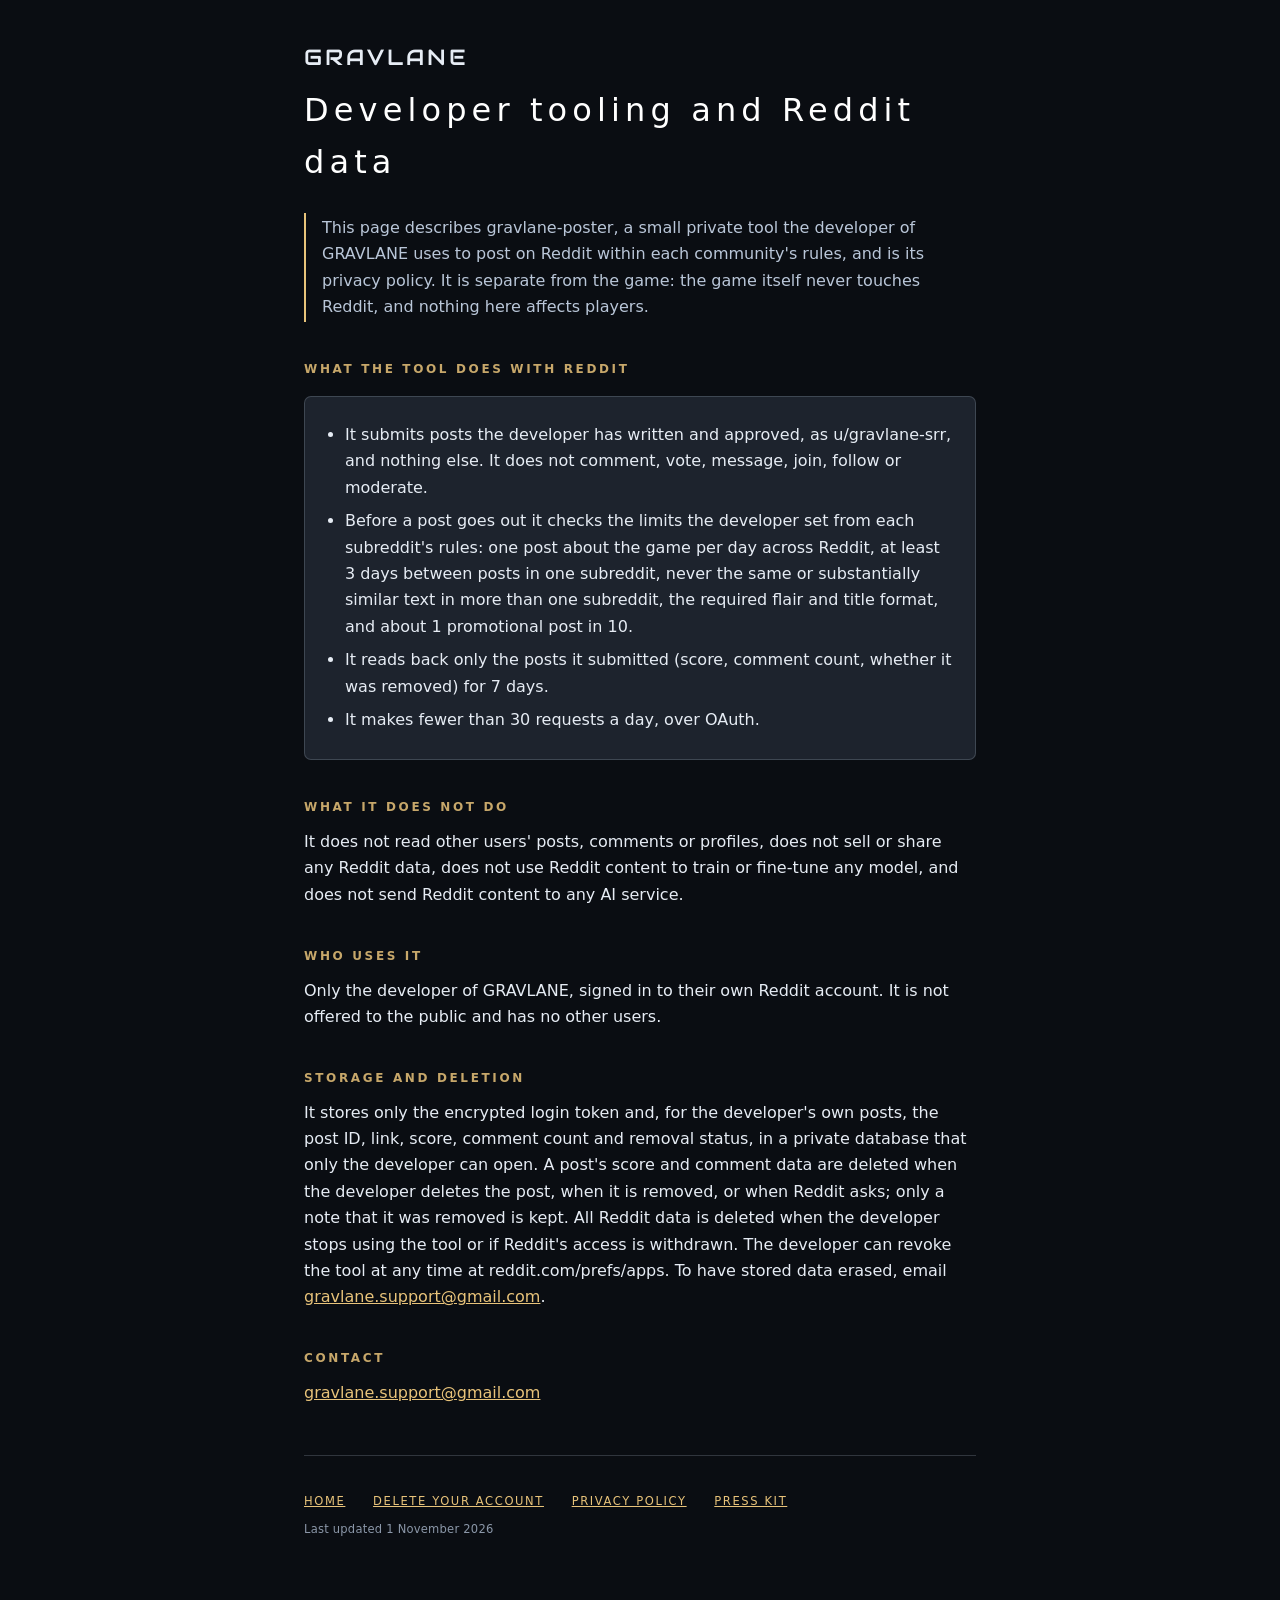
<file: reddit-api.html>
<!doctype html>
<html lang="en">
<head>
<meta charset="utf-8">
<meta name="viewport" content="width=device-width, initial-scale=1">
<title>GRAVLANE — Developer tooling and Reddit data</title>
<meta name="description" content="How the GRAVLANE developer's private posting tool uses the Reddit API, and its privacy policy.">
<link rel="stylesheet" href="./style.css">
<link rel="icon" href="./favicon.ico" sizes="any">
<link rel="icon" type="image/png" sizes="32x32" href="./icon-32.png">
<link rel="icon" type="image/png" sizes="192x192" href="./icon-192.png">
<link rel="apple-touch-icon" href="./apple-touch-icon.png">
</head>
<body>
<main>

  <div class="wordmark">GRAVLANE</div>
  <h1>Developer tooling and Reddit data</h1>

  <p class="lede">
    This page describes gravlane-poster, a small private tool the developer of GRAVLANE
    uses to post on Reddit within each community's rules, and is its privacy policy.
    It is separate from the game: the game itself never touches Reddit, and nothing
    here affects players.
  </p>

  <h2>What the tool does with Reddit</h2>
  <div class="summary">
    <ul>
      <li>It submits posts the developer has written and approved, as u/gravlane-srr, and nothing else. It does not comment, vote, message, join, follow or moderate.</li>
      <li>Before a post goes out it checks the limits the developer set from each subreddit's rules: one post about the game per day across Reddit, at least 3 days between posts in one subreddit, never the same or substantially similar text in more than one subreddit, the required flair and title format, and about 1 promotional post in 10.</li>
      <li>It reads back only the posts it submitted (score, comment count, whether it was removed) for 7 days.</li>
      <li>It makes fewer than 30 requests a day, over OAuth.</li>
    </ul>
  </div>

  <h2>What it does not do</h2>
  <p>
    It does not read other users' posts, comments or profiles, does not sell or share
    any Reddit data, does not use Reddit content to train or fine-tune any model, and
    does not send Reddit content to any AI service.
  </p>

  <h2>Who uses it</h2>
  <p>
    Only the developer of GRAVLANE, signed in to their own Reddit account. It is not
    offered to the public and has no other users.
  </p>

  <h2>Storage and deletion</h2>
  <p>
    It stores only the encrypted login token and, for the developer's own posts, the
    post ID, link, score, comment count and removal status, in a private database that
    only the developer can open. A post's score and comment data are deleted when the
    developer deletes the post, when it is removed, or when Reddit asks; only a note
    that it was removed is kept. All Reddit data is deleted when the developer stops
    using the tool or if Reddit's access is withdrawn. The developer can revoke the
    tool at any time at reddit.com/prefs/apps. To have stored data erased, email
    <a href="mailto:gravlane.support@gmail.com">gravlane.support@gmail.com</a>.
  </p>

  <h2>Contact</h2>
  <p>
    <a href="mailto:gravlane.support@gmail.com">gravlane.support@gmail.com</a>
  </p>

  <footer>
    <div class="pagenav">
      <a href="./home.html">Home</a>
      <a href="./">Delete your account</a>
      <a href="./privacy.html">Privacy policy</a>
      <a href="./presskit.html">Press kit</a>
    </div>
    <span class="upd">Last updated 1 November 2026</span>
  </footer>

</main>
</body>
</html>
</file>
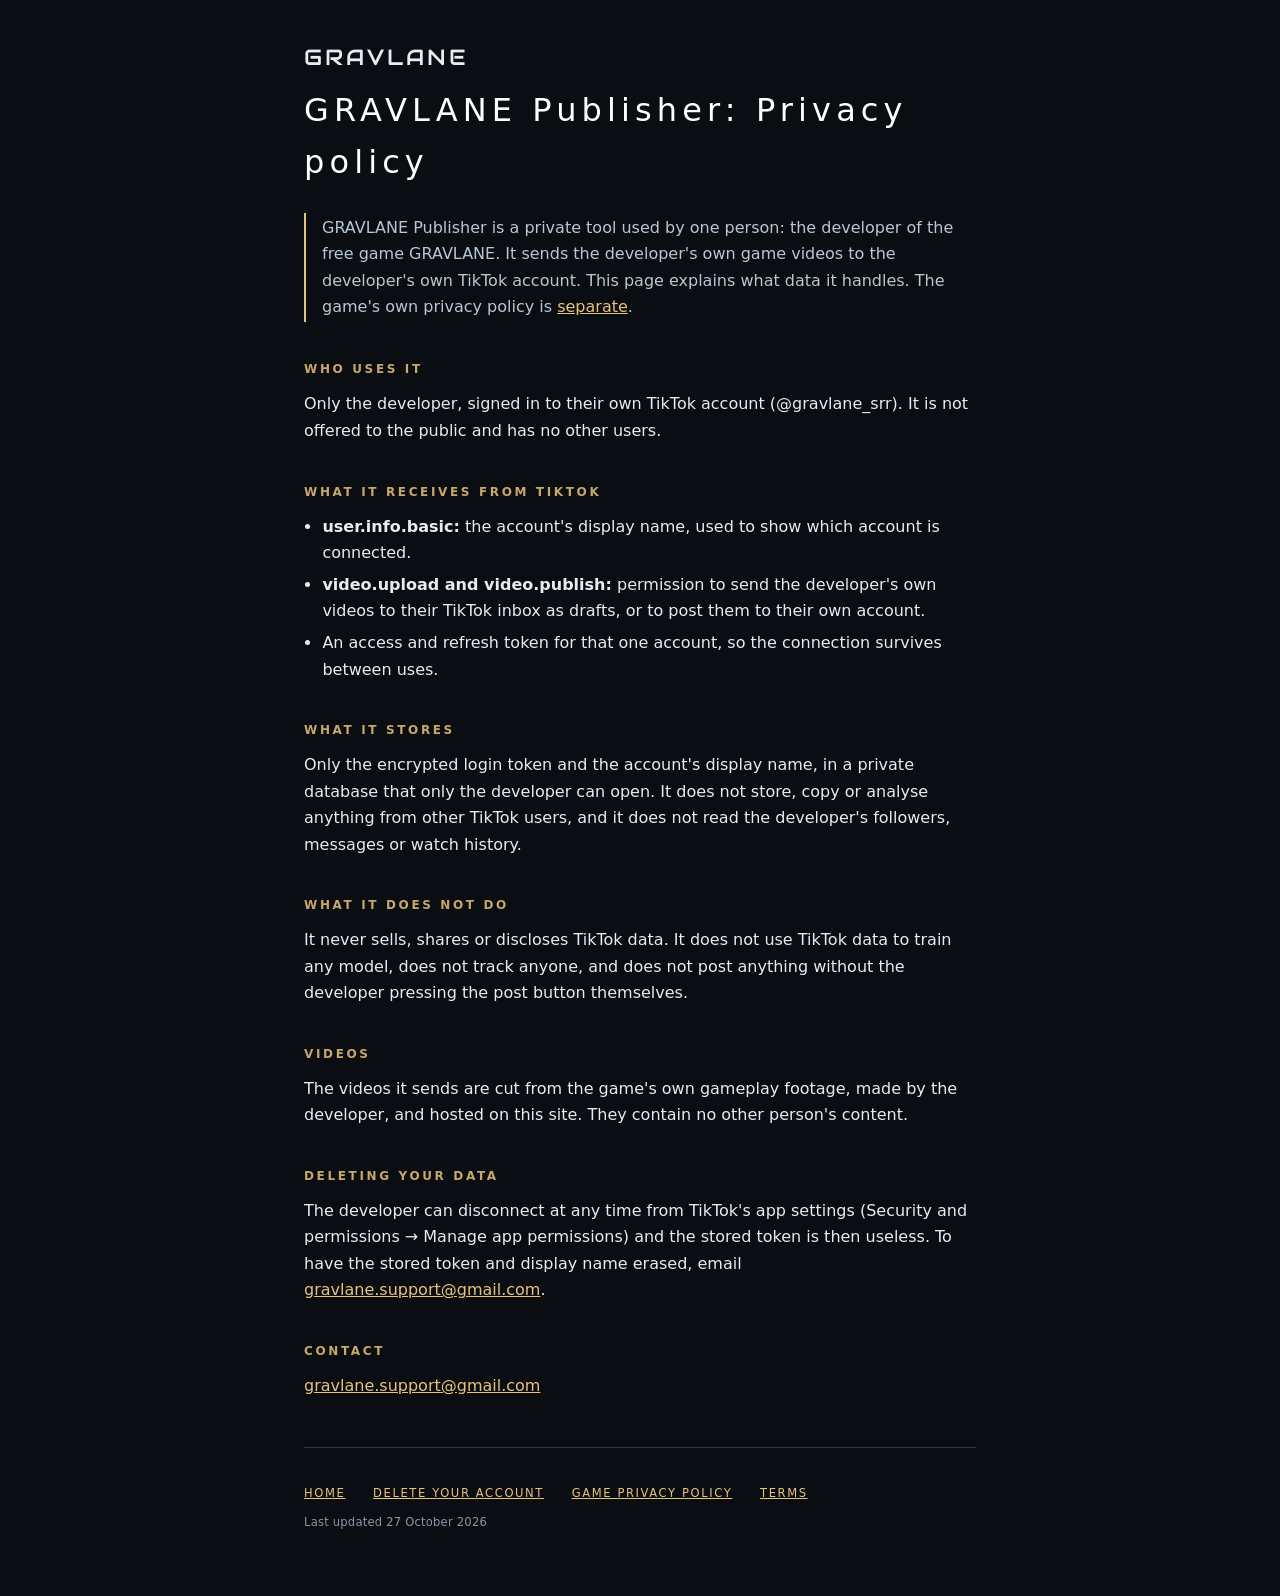
<file: tools-privacy.html>
<!doctype html>
<html lang="en">
<head>
<meta charset="utf-8">
<meta name="viewport" content="width=device-width, initial-scale=1">
<title>GRAVLANE Publisher — Privacy Policy</title>
<meta name="description" content="What the private GRAVLANE Publisher tool does with TikTok account data.">
<link rel="stylesheet" href="./style.css">
<link rel="icon" href="./favicon.ico" sizes="any">
<link rel="icon" type="image/png" sizes="32x32" href="./icon-32.png">
<link rel="icon" type="image/png" sizes="192x192" href="./icon-192.png">
<link rel="apple-touch-icon" href="./apple-touch-icon.png">
</head>
<body>
<main>

  <div class="wordmark">GRAVLANE</div>
  <h1>GRAVLANE Publisher: Privacy policy</h1>

  <p class="lede">
    GRAVLANE Publisher is a private tool used by one person: the developer of the
    free game GRAVLANE. It sends the developer's own game videos to the developer's
    own TikTok account. This page explains what data it handles. The game's own
    privacy policy is <a href="./privacy.html">separate</a>.
  </p>

  <h2>Who uses it</h2>
  <p>
    Only the developer, signed in to their own TikTok account (@gravlane_srr). It is
    not offered to the public and has no other users.
  </p>

  <h2>What it receives from TikTok</h2>
  <ul>
    <li><strong>user.info.basic:</strong> the account's display name, used to show which account is connected.</li>
    <li><strong>video.upload and video.publish:</strong> permission to send the developer's own videos to their TikTok inbox as drafts, or to post them to their own account.</li>
    <li>An access and refresh token for that one account, so the connection survives between uses.</li>
  </ul>

  <h2>What it stores</h2>
  <p>
    Only the encrypted login token and the account's display name, in a private
    database that only the developer can open. It does not store, copy or analyse
    anything from other TikTok users, and it does not read the developer's
    followers, messages or watch history.
  </p>

  <h2>What it does not do</h2>
  <p>
    It never sells, shares or discloses TikTok data. It does not use TikTok data to
    train any model, does not track anyone, and does not post anything without the
    developer pressing the post button themselves.
  </p>

  <h2>Videos</h2>
  <p>
    The videos it sends are cut from the game's own gameplay footage, made by the
    developer, and hosted on this site. They contain no other person's content.
  </p>

  <h2>Deleting your data</h2>
  <p>
    The developer can disconnect at any time from TikTok's app settings (Security
    and permissions &rarr; Manage app permissions) and the stored token is then
    useless. To have the stored token and display name erased, email
    <a href="mailto:gravlane.support@gmail.com">gravlane.support@gmail.com</a>.
  </p>

  <h2>Contact</h2>
  <p>
    <a href="mailto:gravlane.support@gmail.com">gravlane.support@gmail.com</a>
  </p>

  <footer>
    <div class="pagenav">
      <a href="./home.html">Home</a>
      <a href="./">Delete your account</a>
      <a href="./privacy.html">Game privacy policy</a>
      <a href="./tools-terms.html">Terms</a>
    </div>
    <span class="upd">Last updated 27 October 2026</span>
  </footer>

</main>
</body>
</html>
</file>
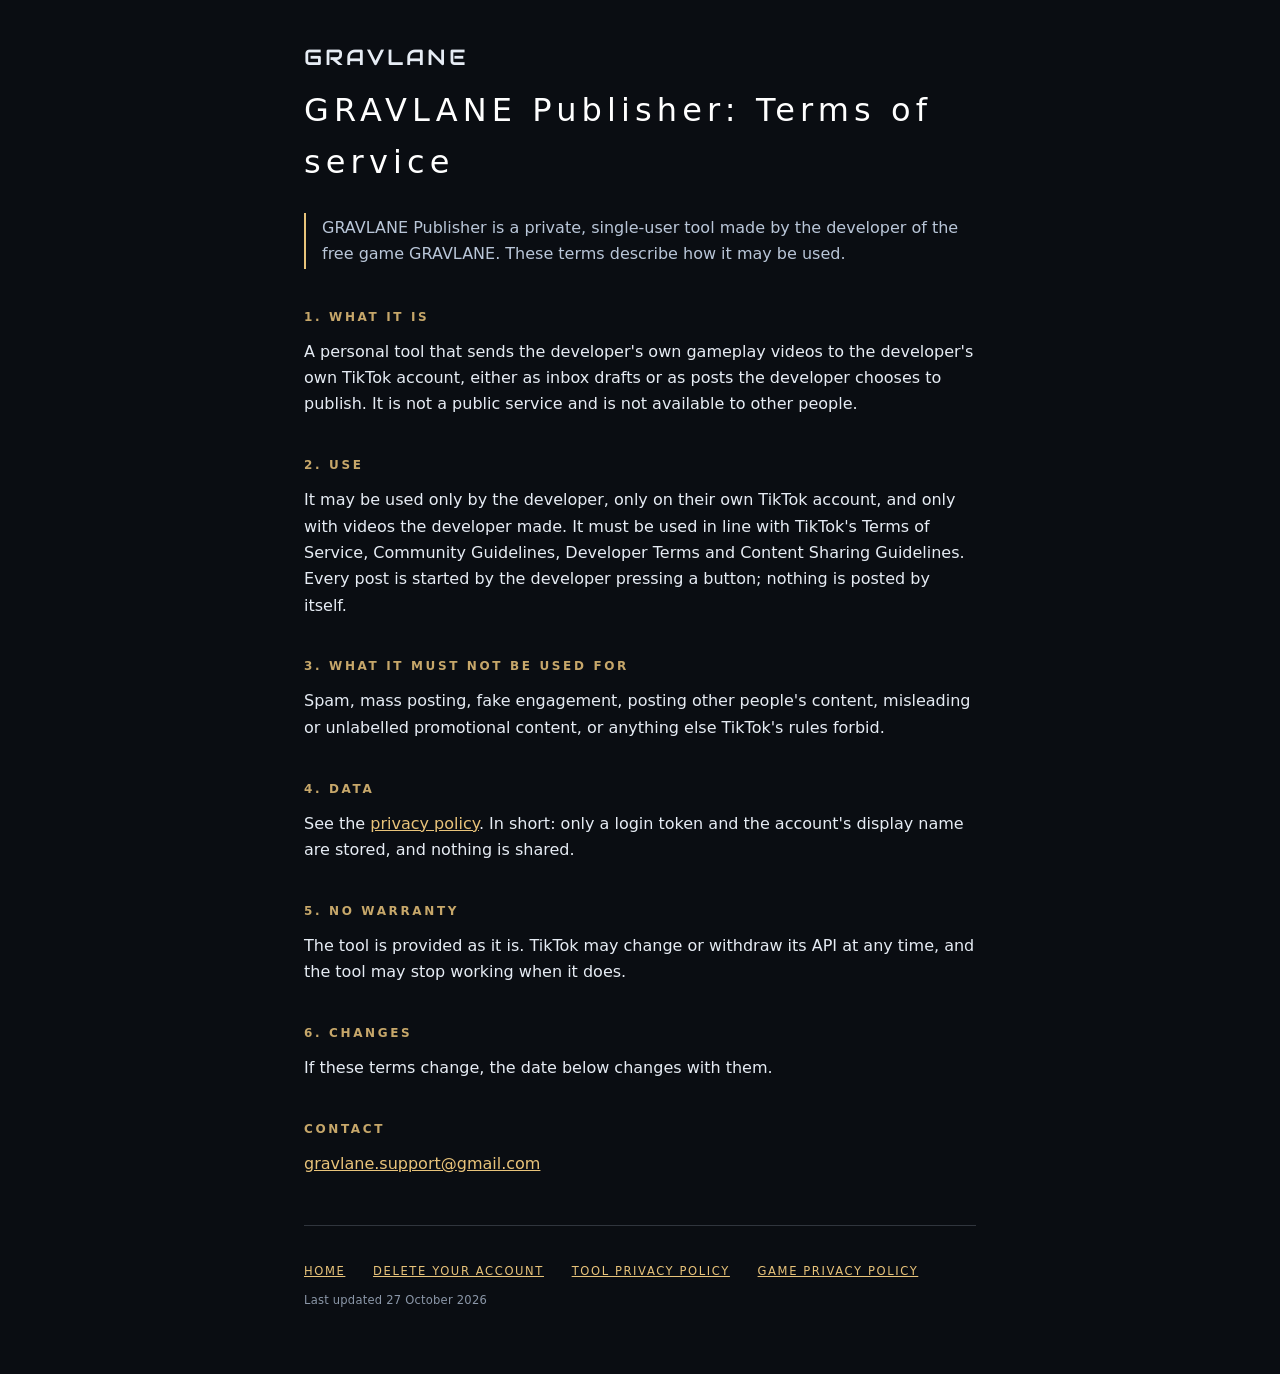
<file: tools-terms.html>
<!doctype html>
<html lang="en">
<head>
<meta charset="utf-8">
<meta name="viewport" content="width=device-width, initial-scale=1">
<title>GRAVLANE Publisher — Terms of Service</title>
<meta name="description" content="Terms for the private GRAVLANE Publisher tool.">
<link rel="stylesheet" href="./style.css">
<link rel="icon" href="./favicon.ico" sizes="any">
<link rel="icon" type="image/png" sizes="32x32" href="./icon-32.png">
<link rel="icon" type="image/png" sizes="192x192" href="./icon-192.png">
<link rel="apple-touch-icon" href="./apple-touch-icon.png">
</head>
<body>
<main>

  <div class="wordmark">GRAVLANE</div>
  <h1>GRAVLANE Publisher: Terms of service</h1>

  <p class="lede">
    GRAVLANE Publisher is a private, single-user tool made by the developer of the
    free game GRAVLANE. These terms describe how it may be used.
  </p>

  <h2>1. What it is</h2>
  <p>
    A personal tool that sends the developer's own gameplay videos to the
    developer's own TikTok account, either as inbox drafts or as posts the developer
    chooses to publish. It is not a public service and is not available to other
    people.
  </p>

  <h2>2. Use</h2>
  <p>
    It may be used only by the developer, only on their own TikTok account, and only
    with videos the developer made. It must be used in line with TikTok's Terms of
    Service, Community Guidelines, Developer Terms and Content Sharing Guidelines.
    Every post is started by the developer pressing a button; nothing is posted by
    itself.
  </p>

  <h2>3. What it must not be used for</h2>
  <p>
    Spam, mass posting, fake engagement, posting other people's content, misleading
    or unlabelled promotional content, or anything else TikTok's rules forbid.
  </p>

  <h2>4. Data</h2>
  <p>
    See the <a href="./tools-privacy.html">privacy policy</a>. In short: only a login
    token and the account's display name are stored, and nothing is shared.
  </p>

  <h2>5. No warranty</h2>
  <p>
    The tool is provided as it is. TikTok may change or withdraw its API at any time,
    and the tool may stop working when it does.
  </p>

  <h2>6. Changes</h2>
  <p>
    If these terms change, the date below changes with them.
  </p>

  <h2>Contact</h2>
  <p>
    <a href="mailto:gravlane.support@gmail.com">gravlane.support@gmail.com</a>
  </p>

  <footer>
    <div class="pagenav">
      <a href="./home.html">Home</a>
      <a href="./">Delete your account</a>
      <a href="./tools-privacy.html">Tool privacy policy</a>
      <a href="./privacy.html">Game privacy policy</a>
    </div>
    <span class="upd">Last updated 27 October 2026</span>
  </footer>

</main>
</body>
</html>
</file>
<file: style.css>
/* GRAVLANE support pages — shared theme.
 * Split out of the deletion page once there were two pages to keep in step;
 * a palette copied into two files is a palette that drifts. */

/* The game wears STEEL — see DEFAULT_PALETTE in src/ui/palettes.js. These are
   that palette's tokens copied across verbatim rather than approximated, so
   this page and the app are one interface rather than two that nearly match.

   STEEL's register is SURFACES, not glow: desaturated slate panels you can
   see the edge of, with a single warm brass accent doing all the signalling.
   It is the least neon of the six, so nothing here gets a halo except the one
   primary button — which is exactly how .rbtn behaves in the game. */
:root {
  --bg:#0a0d12;
  --panel:rgba(32, 39, 50, 0.88);
  --panel-solid:#1b2029;
  --line:rgba(180, 195, 215, 0.22);
  --txt:#e6ecf4;
  --dim:#8b97a8;
  --acc:#e8c37a;
  --acc2:#b9c6d8;
  --ok:#7fd6a0;
  --danger:#e8705f;
  --btn:rgba(180, 195, 215, 0.09);
  --btn-on:rgba(232, 195, 122, 0.22);
  --glow:rgba(232, 195, 122, 0.20);
  --font:'Segoe UI', system-ui, -apple-system, sans-serif;
}
/* Self-hosted beside this file, the same way the Capacitor build carries it,
   so the page owes nothing to a font CDN that could be slow or blocked. */
@font-face {
  font-family:'Audiowide';
  font-style:normal; font-weight:400; font-display:swap;
  src:url('./audiowide.woff2') format('woff2');
}
* { box-sizing:border-box; }
body {
  margin:0; background:var(--bg); color:var(--txt); line-height:1.65;
  font-family:var(--font);
  padding:2.5rem 1.25rem 4rem;
  -webkit-font-smoothing:antialiased;
}
main { max-width:42rem; margin:0 auto; }

.wordmark {
  font-family:'Audiowide', var(--font);
  font-size:clamp(1.05rem, 3.4vw, 1.35rem);
  letter-spacing:.14em; color:var(--txt); margin:0 0 .5rem;
}
/* Weight 200 and wide tracking is how every screen title in the game is set
   (.settitle, .titlebar h2) — the shape of the type is as much the theme as
   the colour is. */
h1 {
  font-weight:200; font-size:clamp(1.45rem, 5vw, 2rem);
  letter-spacing:.16em; color:#fff; margin:0 0 .4rem;
}
/* Matches .set-gt, the group heading inside the game's Settings screen. */
h2 {
  font-size:.75rem; letter-spacing:.22em; text-transform:uppercase;
  color:var(--acc); opacity:.85; margin:2.4rem 0 .7rem;
}
.sub {
  color:var(--dim); font-size:.78rem; letter-spacing:.2em;
  text-transform:uppercase; margin:0 0 2.25rem;
}
ul { padding-left:1.15rem; margin:.5rem 0; }
li { margin:.35rem 0; }
a { color:var(--acc); }

/* 7px radius and a hairline over a filled panel — the game's .set-row. */
.card {
  background:var(--panel); border:1px solid var(--line); border-radius:7px;
  padding:1.35rem; margin-top:1rem;
}

/* .rbtn translated from a 52px circle to something a web form can use. The
   colour logic is carried over unchanged: accent text, accent 2px ring,
   btn-on fill, glow only on the primary. A hairline ring looked like a
   smudge on a phone, which is why the game settled on 2px. */
button {
  font:inherit; font-size:.78rem; font-weight:600;
  letter-spacing:.18em; text-transform:uppercase;
  color:var(--acc); background:var(--btn-on);
  border:2px solid var(--acc); border-radius:7px;
  padding:.75rem 1.3rem; cursor:pointer;
  box-shadow:0 0 18px var(--glow);
  transition:filter .12s ease, transform .12s ease;
}
button:hover:not(:disabled) { filter:brightness(1.12); }
button:active:not(:disabled) { transform:scale(.97); }
button.danger {
  color:var(--danger); border-color:var(--danger);
  background:rgba(232, 112, 95, 0.12); box-shadow:none;
}
button.ghost {
  color:var(--dim); border-color:var(--line);
  background:var(--btn); box-shadow:none;
}
button:disabled { opacity:.32; cursor:default; box-shadow:none; }
#signedin button { margin:0 .5rem .5rem 0; }

.who { color:var(--dim); margin:0 0 1rem; word-break:break-all; }
.who strong { color:var(--acc2); font-weight:600; }
.note { color:var(--dim); font-size:.9rem; margin-top:1rem; }
.bad { color:var(--danger); }
.good { color:var(--ok); }
footer {
  color:var(--dim); font-size:.72rem; letter-spacing:.14em;
  text-transform:uppercase; margin-top:3rem;
  border-top:1px solid var(--line); padding-top:1.35rem;
}
[hidden] { display:none !important; }

/* ---- additions for the privacy page --------------------------------------
   It is a long read rather than a short form, so it needs a lede, a summary
   block that can be skimmed instead of read, and links between the two pages. */

/* The one paragraph someone will actually read. Given the accent's weight
   without a fill, so it reads as emphasis rather than as a warning. */
.lede {
  border-left:2px solid var(--acc);
  padding:.1rem 0 .1rem 1rem; margin:1.5rem 0;
  color:var(--acc2);
}

/* "The short version" — the whole policy, for people who will not read it. */
.summary { background:var(--panel); border:1px solid var(--line); border-radius:7px;
           padding:1.1rem 1.35rem; margin:1rem 0 .5rem; }
.summary ul { margin:0; }
.summary li { margin:.45rem 0; }

/* Sub-heads inside a section. Steel, not brass: the accent is reserved for
   section headings, and spending it here would flatten the hierarchy. */
h3 {
  font-size:.9rem; font-weight:600; letter-spacing:.06em;
  color:var(--acc2); margin:1.5rem 0 .3rem;
}
h3 + p { margin-top:0; }
p { margin:.7rem 0; }

.pagenav { margin-top:.9rem; }
.pagenav a { margin-right:1.4rem; white-space:nowrap; }
footer .upd { display:block; margin-top:.6rem; text-transform:none; letter-spacing:.02em; }
</file>
